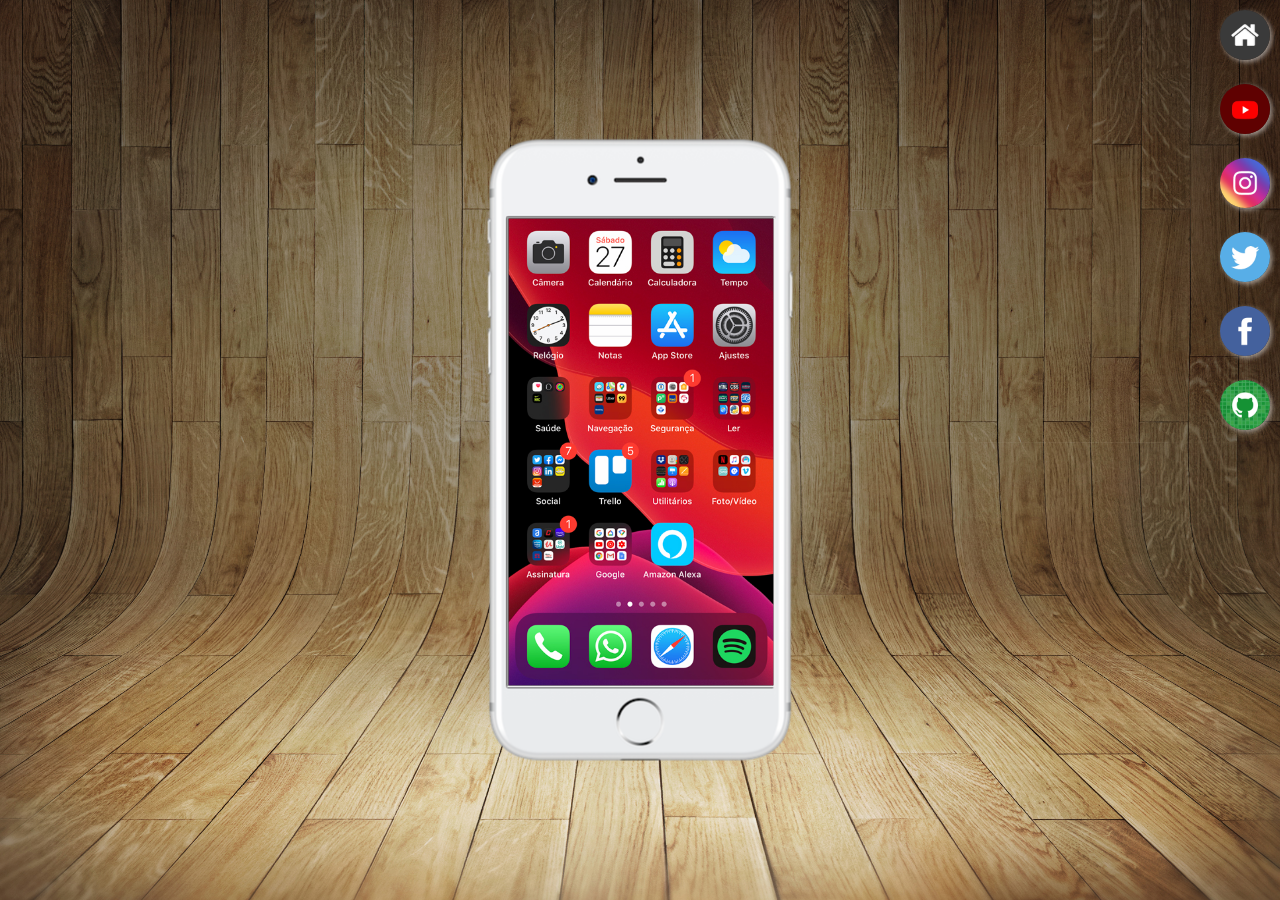
<file: index.html>
<!DOCTYPE html>
<html lang="pt-br">
<head>
    <meta charset="UTF-8">
    <meta name="viewport" content="width=device-width, initial-scale=1.0">
    <link rel="shortcut icon" href="favicon.ico" type="image/x-icon">
    <link rel="stylesheet" href="estilos/style.css">
    <title>projeto rede sociais</title>
</head>
<body>
    <main>
        
        <section id="iphone">
     
        <iframe src="home.html"  name="tela" id="tela">
            Seu navegador não é compativél com isso!
        </iframe>
        

    

        </section>
        
        <section id="rede-sociais">
            <a href="home.html" target="tela"><img src="imagens/logo-home.jpg" alt=""></a><br>

             <a href="youtube.html" target="tela"><img src="imagens/logo-youtube.jpg" alt="Youtube"></a><br>

             <a href="instagram.html" target="tela"><img src="imagens/logo-instagram.jpg" alt=""></a><br>

             <a href="twitter.html" target="tela"><img src="imagens/logo-twitter.jpg" alt=""></a><br>

             <a href="facebook.html" target="tela"><img src="imagens/logo-facebook.jpg" alt=""></a><br>

             <a href="github.html" target="tela"><img src="imagens/logo-github.jpg" alt=""></a><br>

        </section>
    </main>
</body>
</html>
</file>
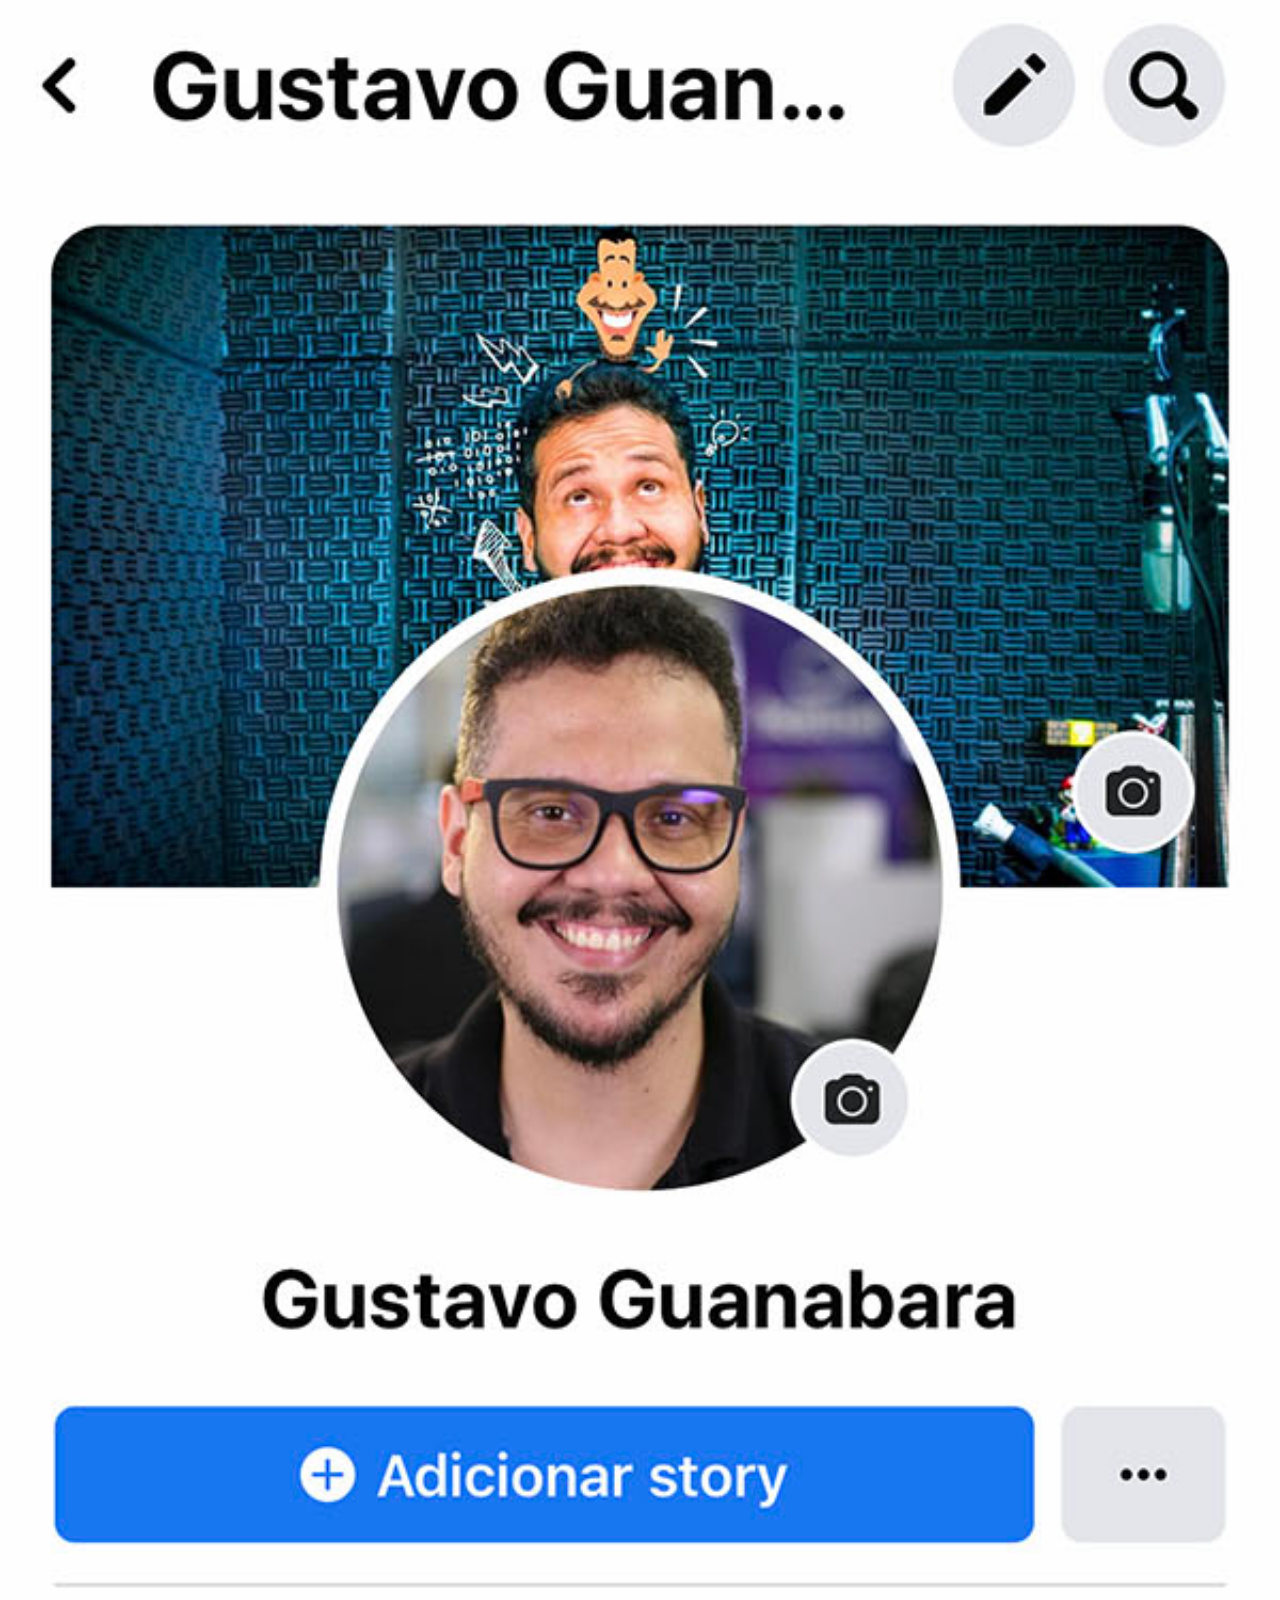
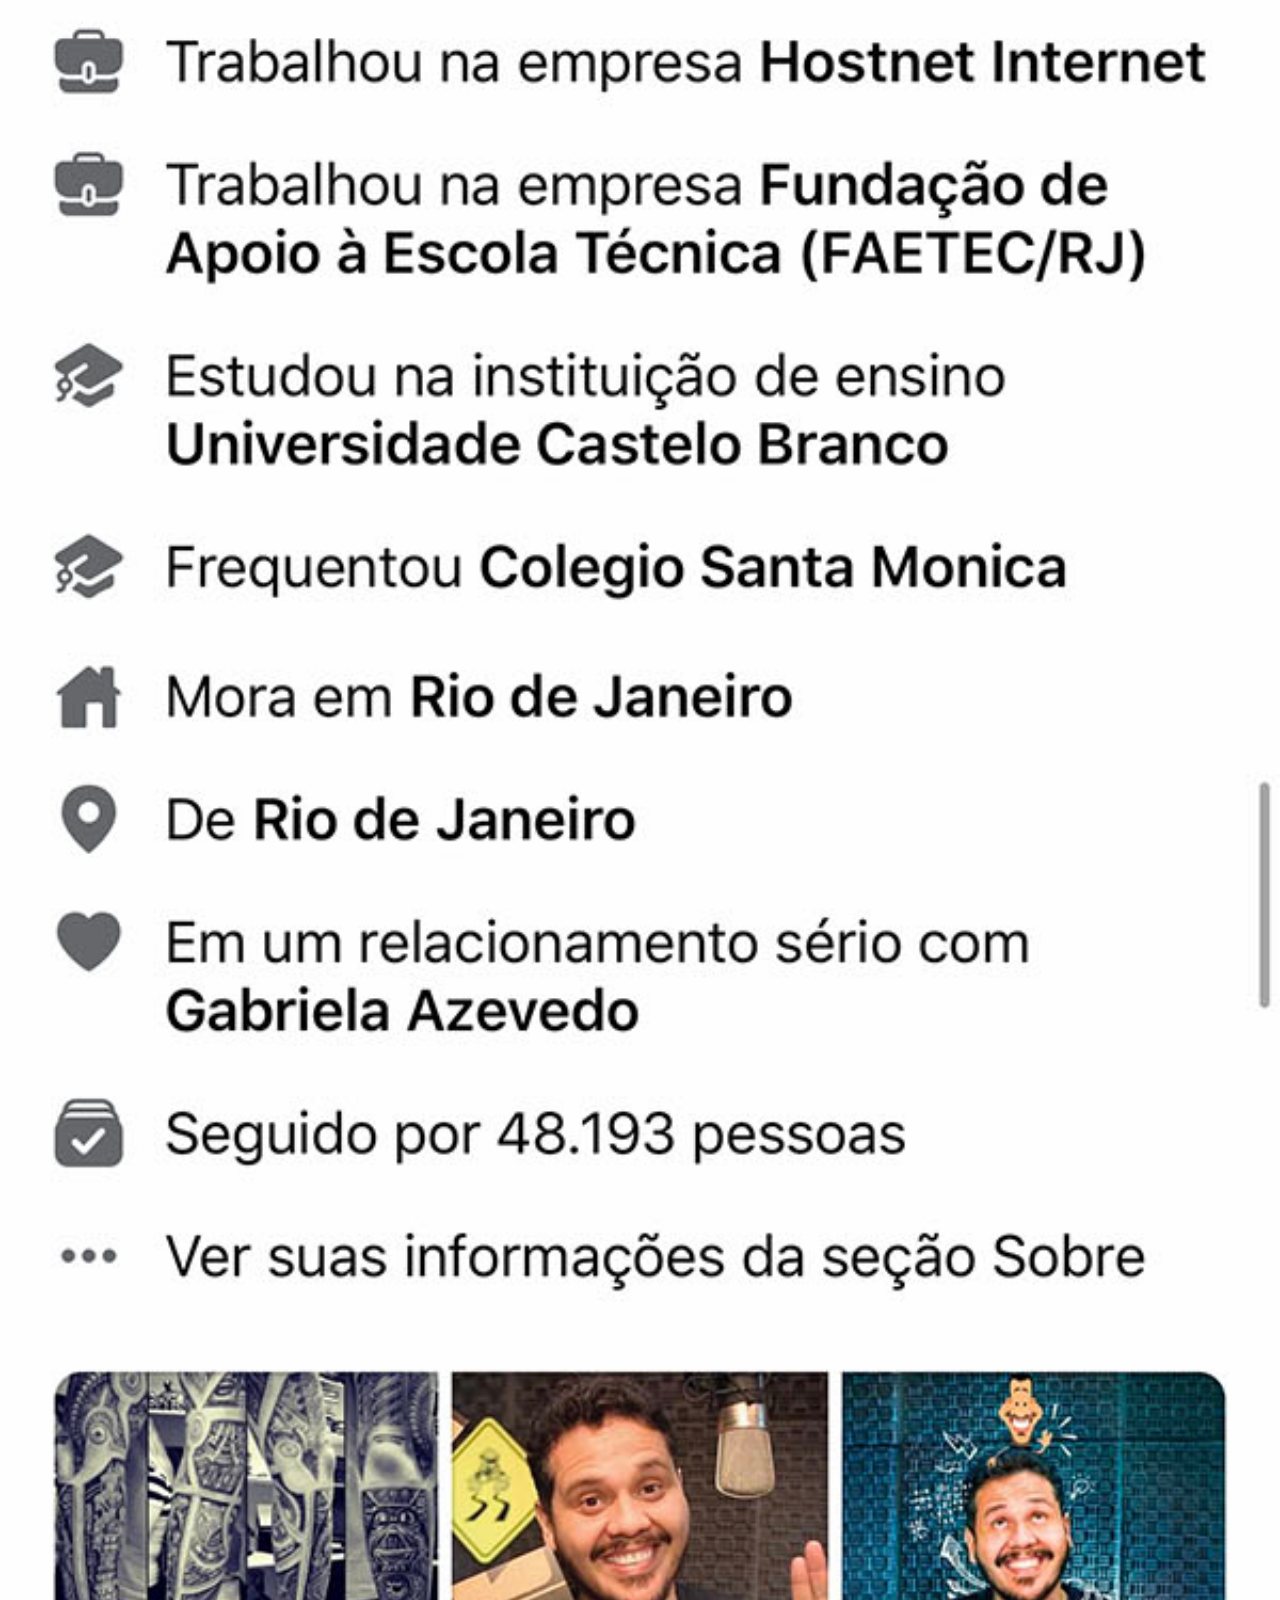
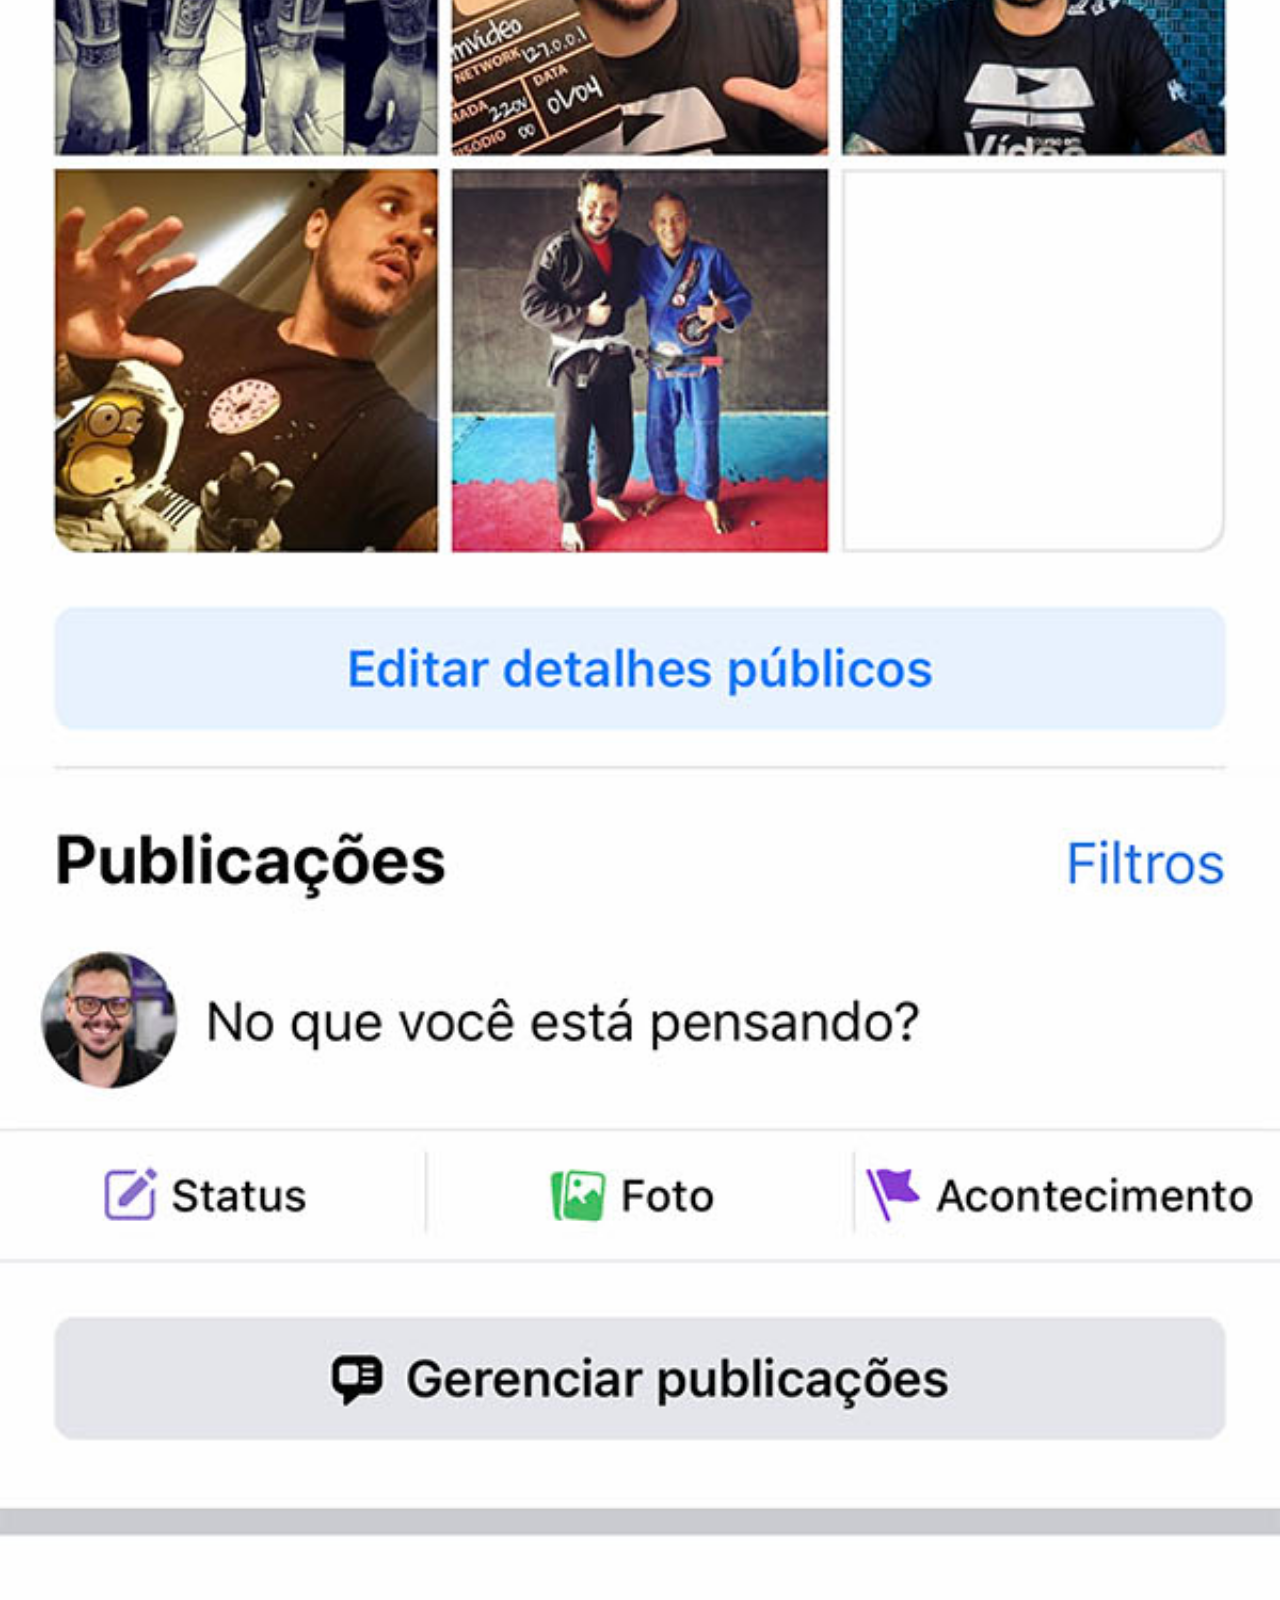
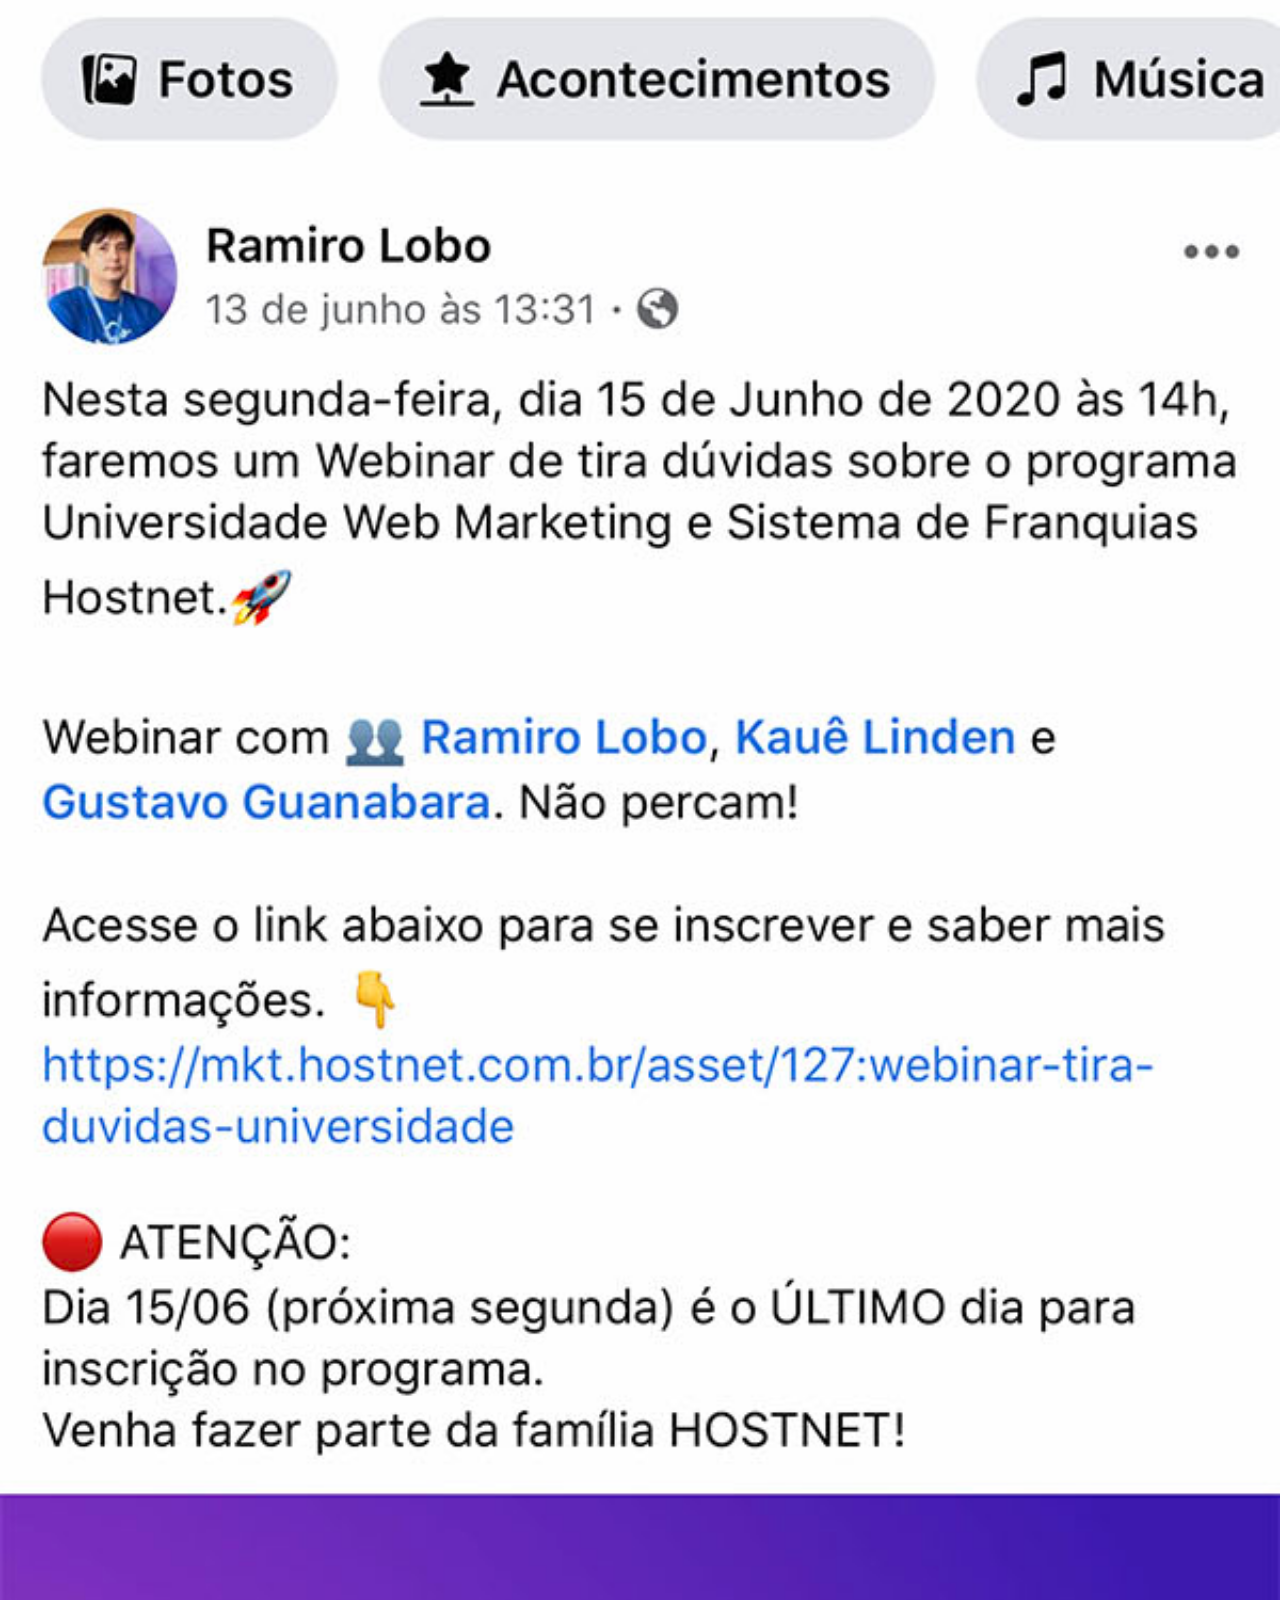
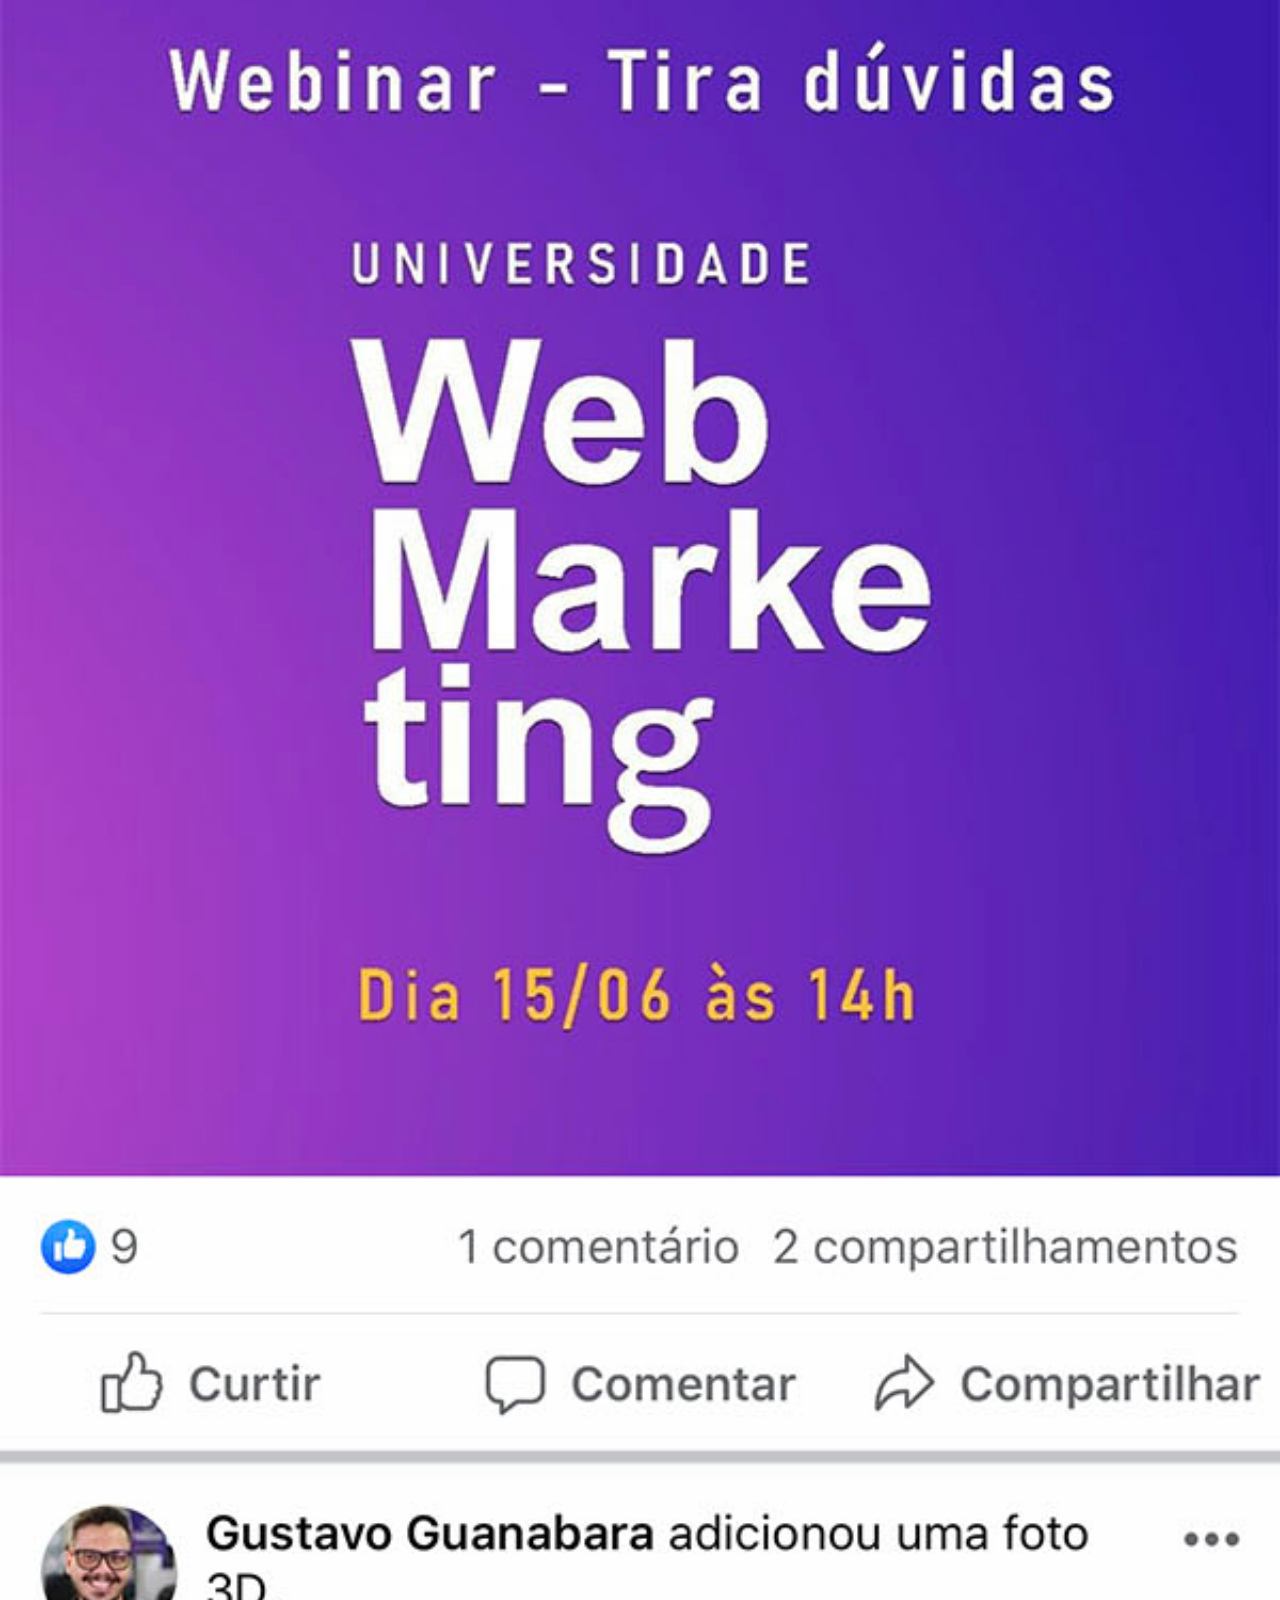
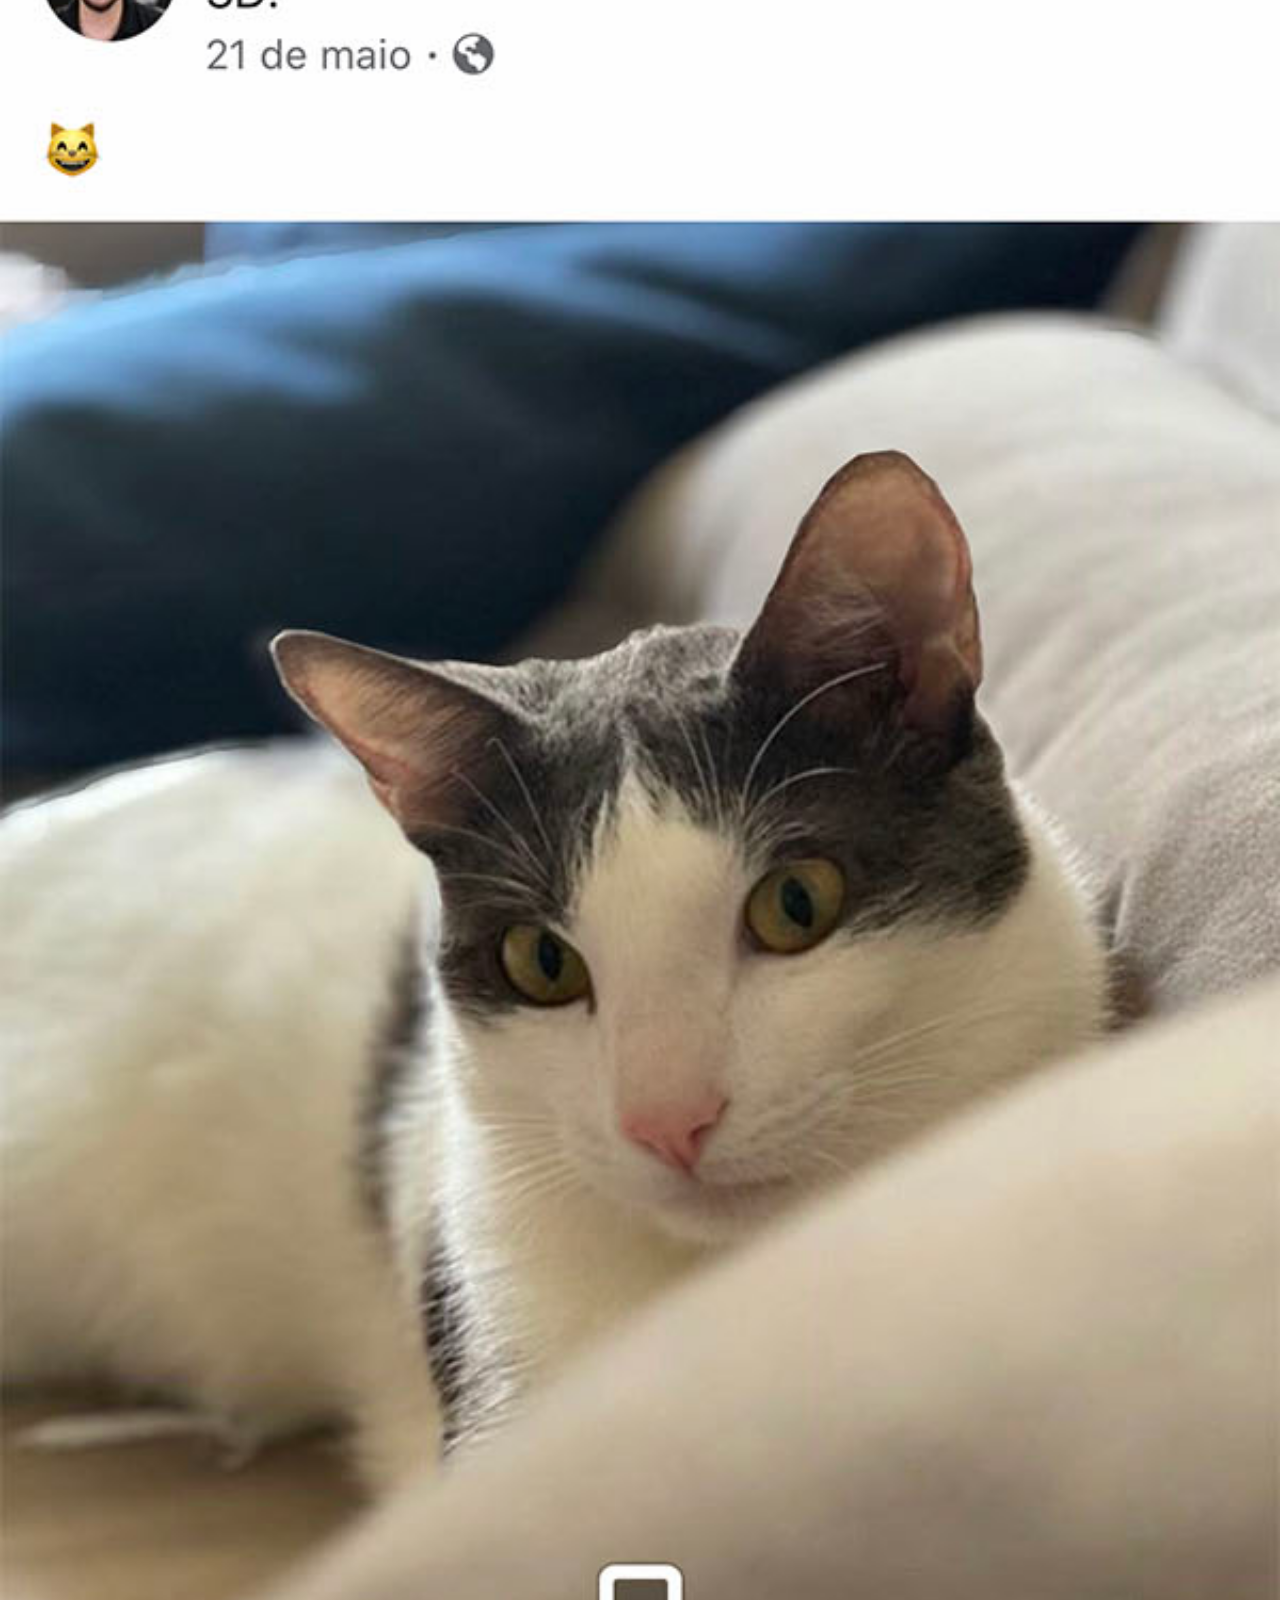
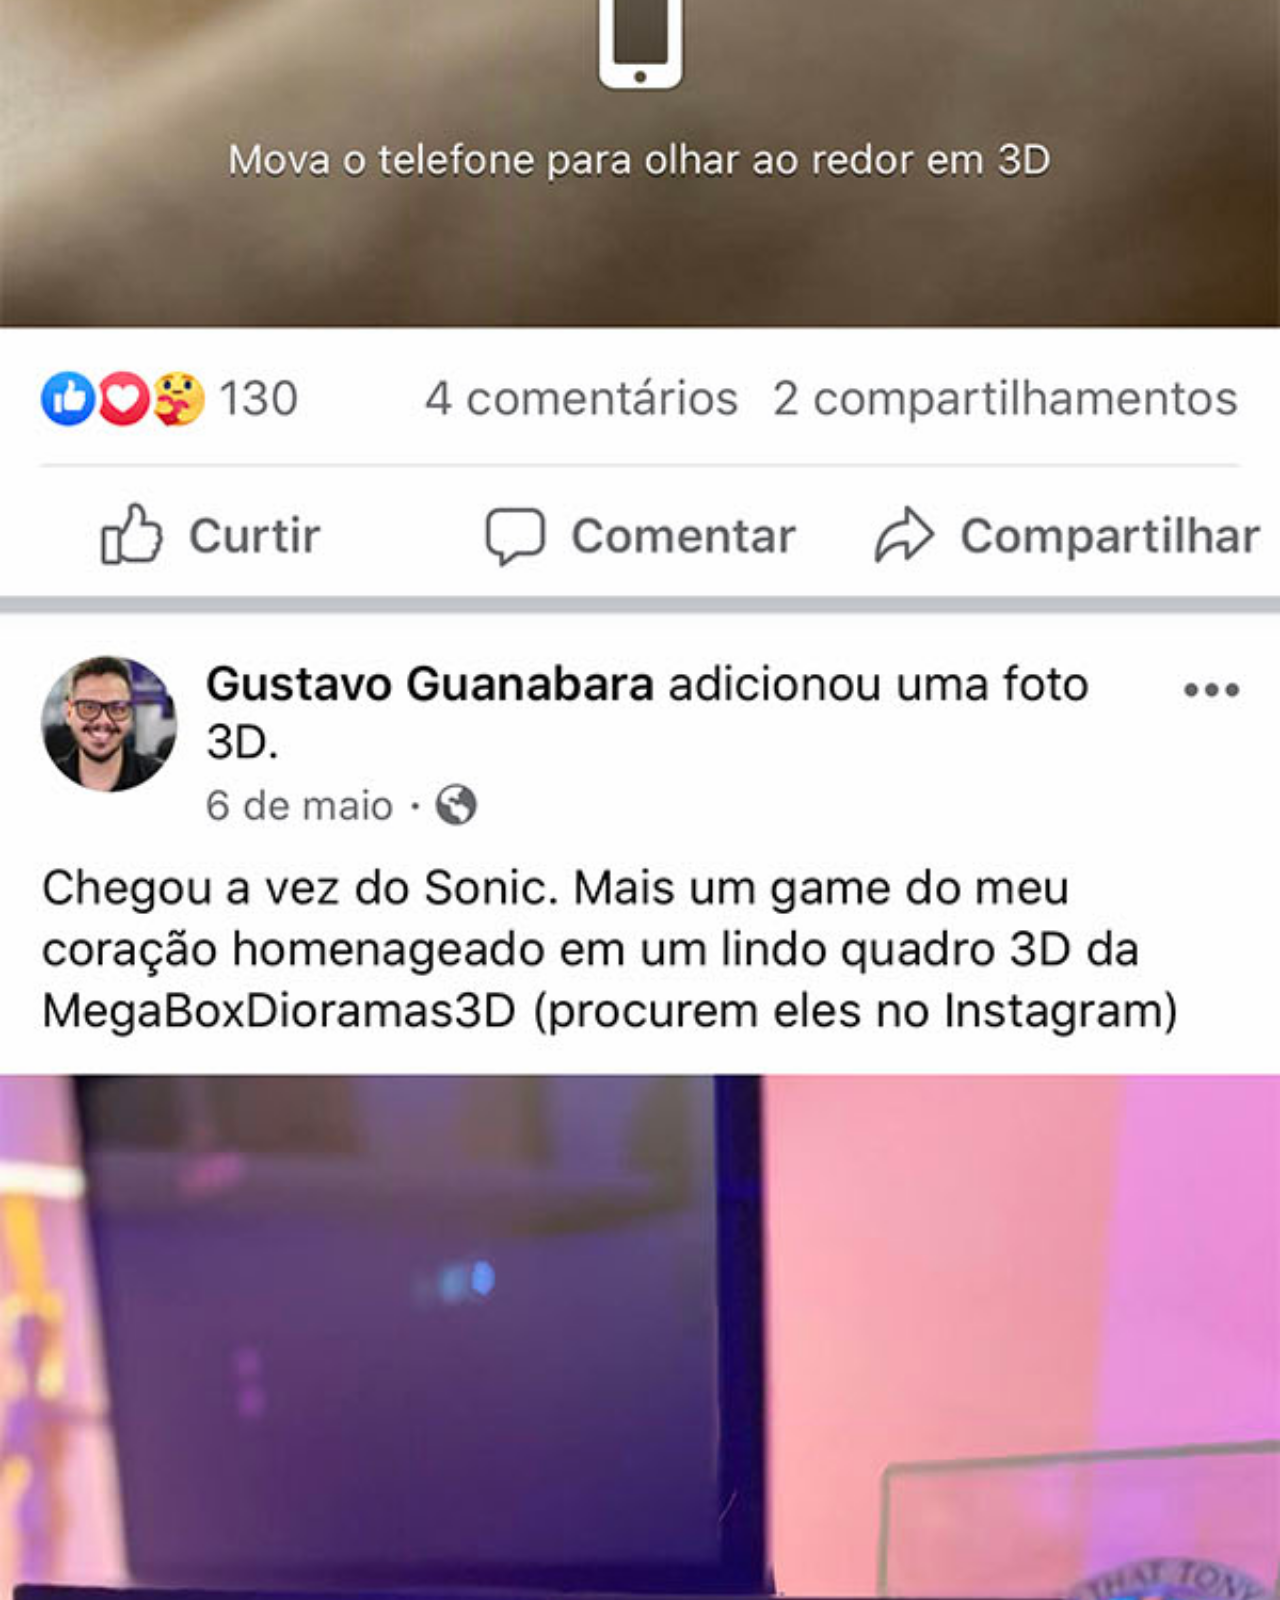
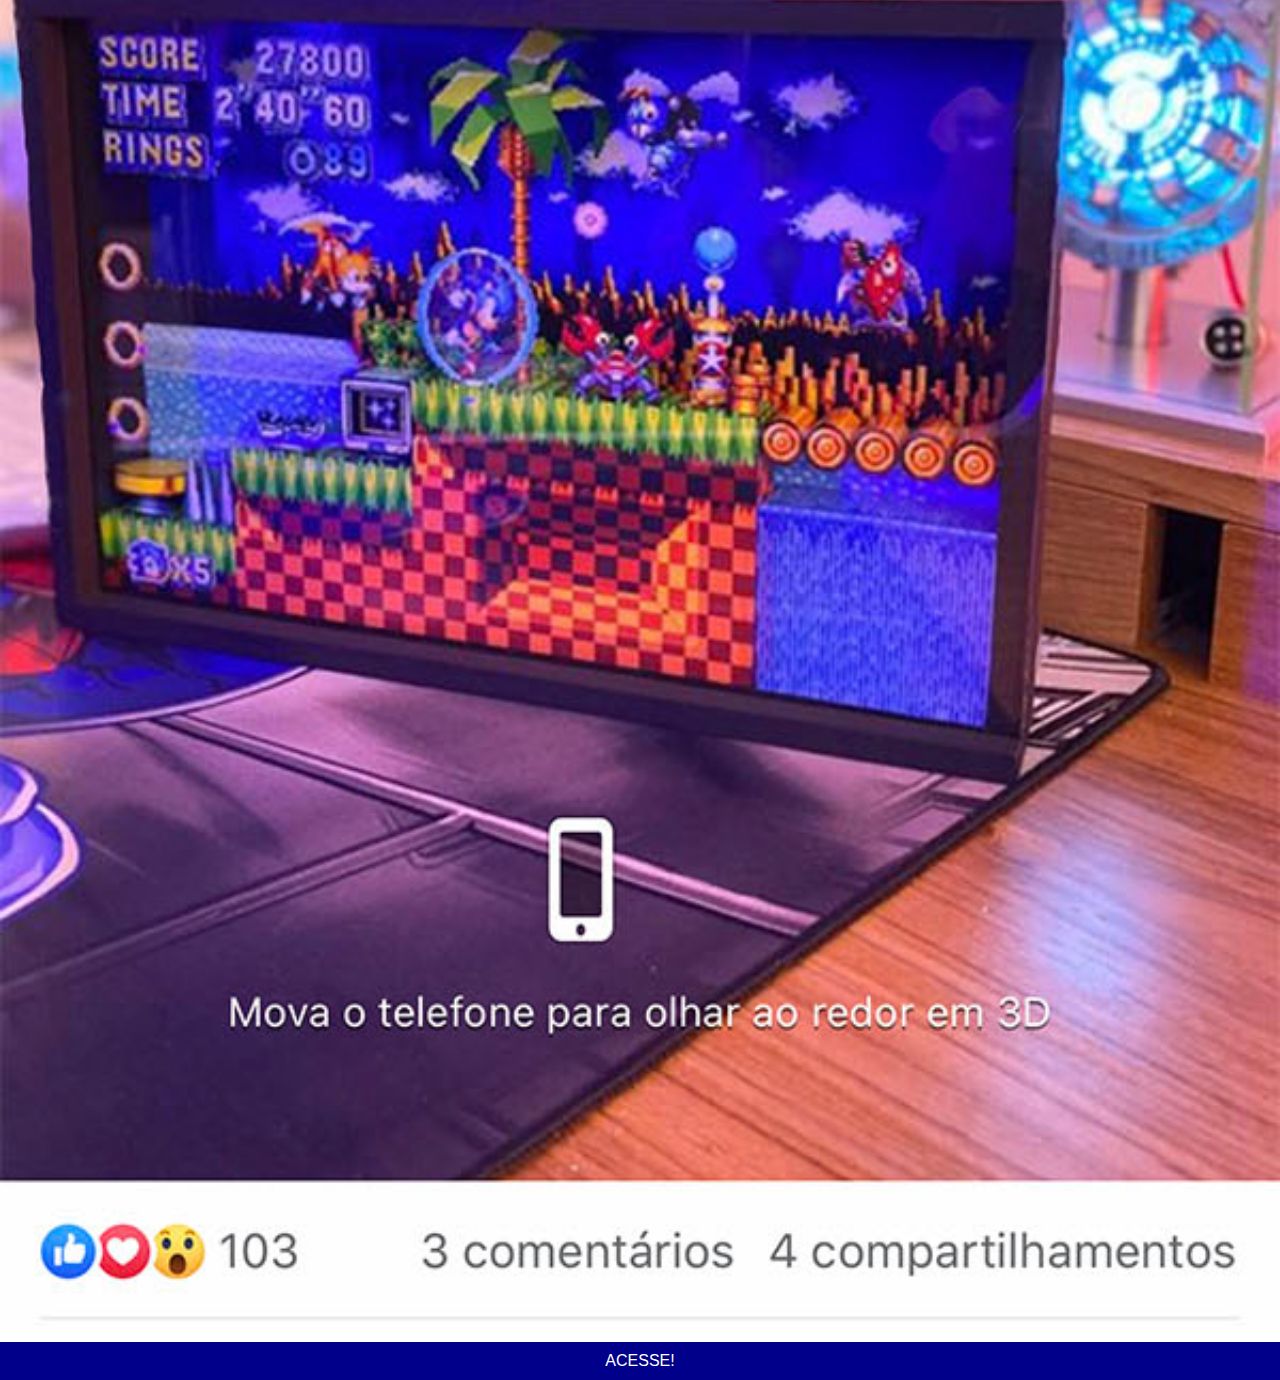
<file: facebook.html>
<!DOCTYPE html>
<html lang="pt-br">
<head>
    <meta charset="UTF-8">
    <meta name="viewport" content="width=device-width, initial-scale=1.0">
    <title>Facebook</title>
   <link rel="stylesheet" href="estilos/social.css">
</head>
<body>
    <img src="imagens/tela-facebook.jpg" alt="Facebook tela">
    <a href="https://www.facebook.com/?locale=pt_BR" target="_blank">ACESSE!</a>
</body>
</html>
</file>
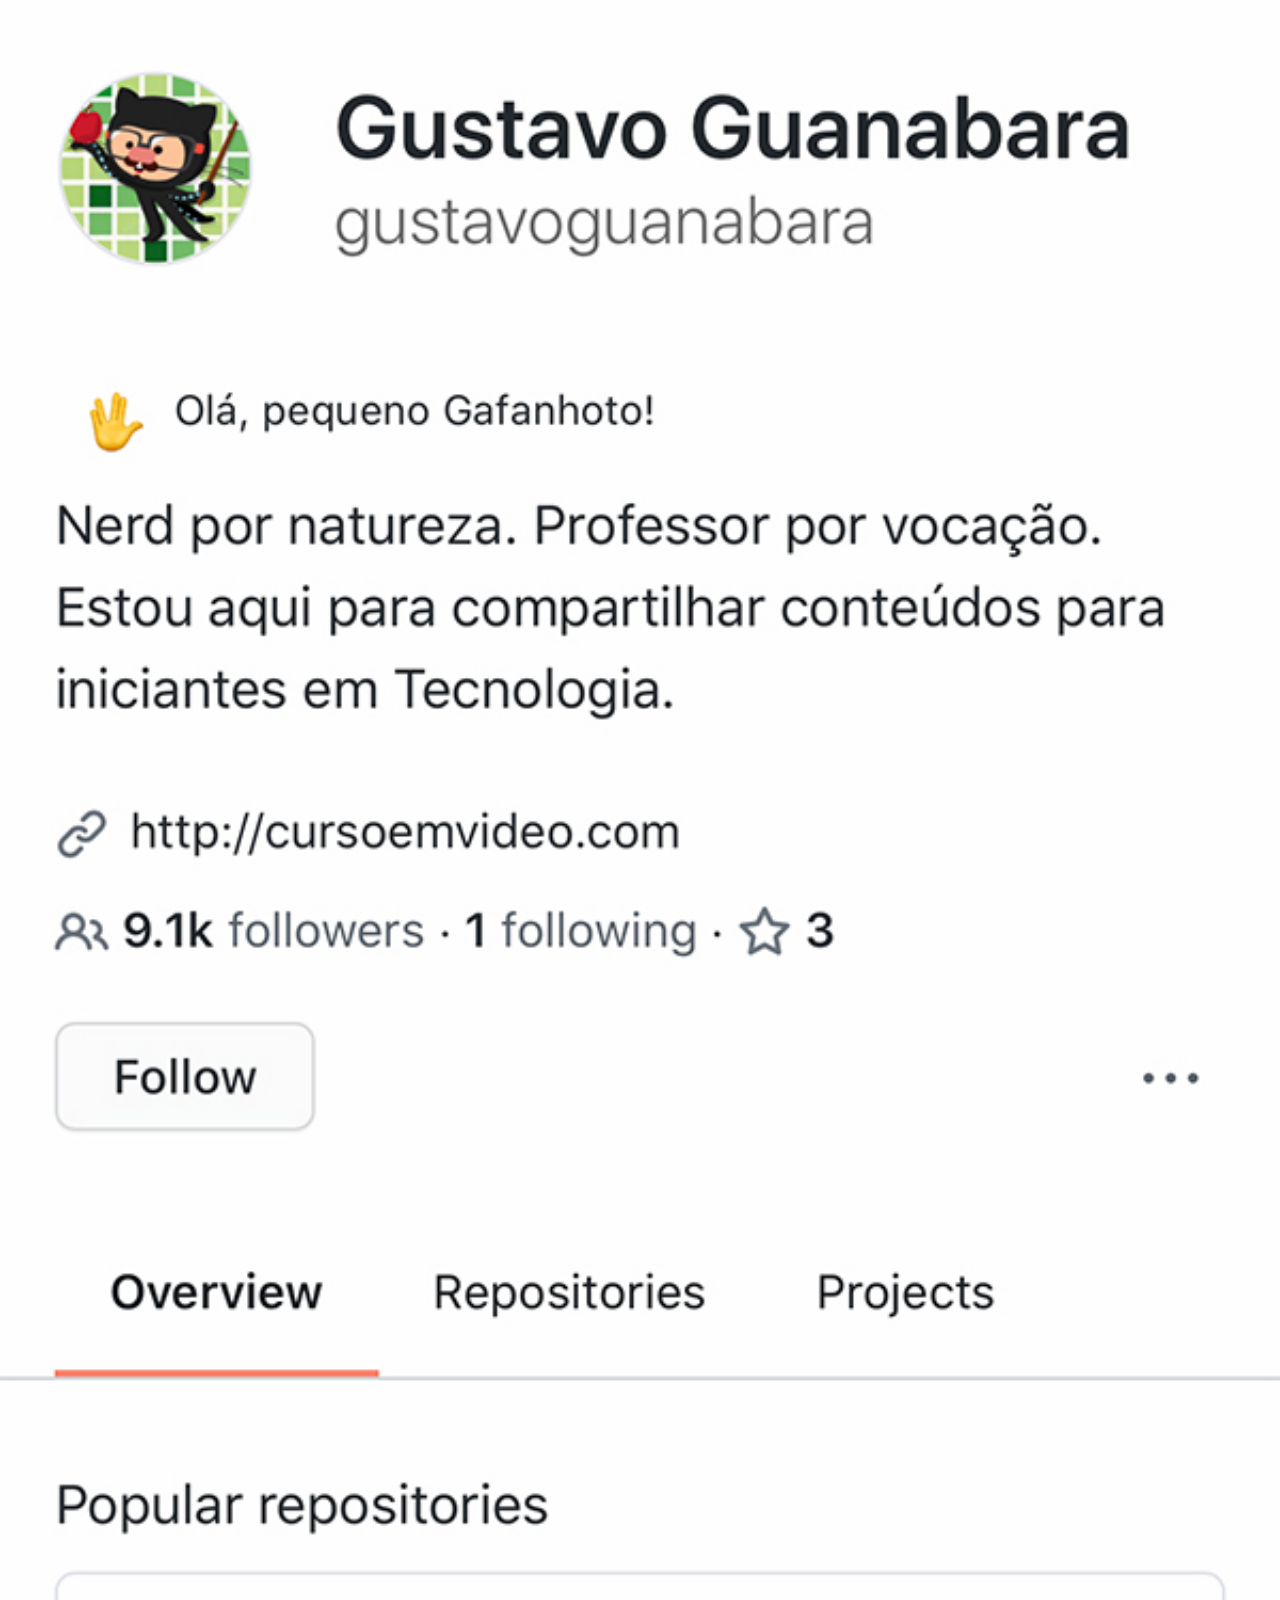
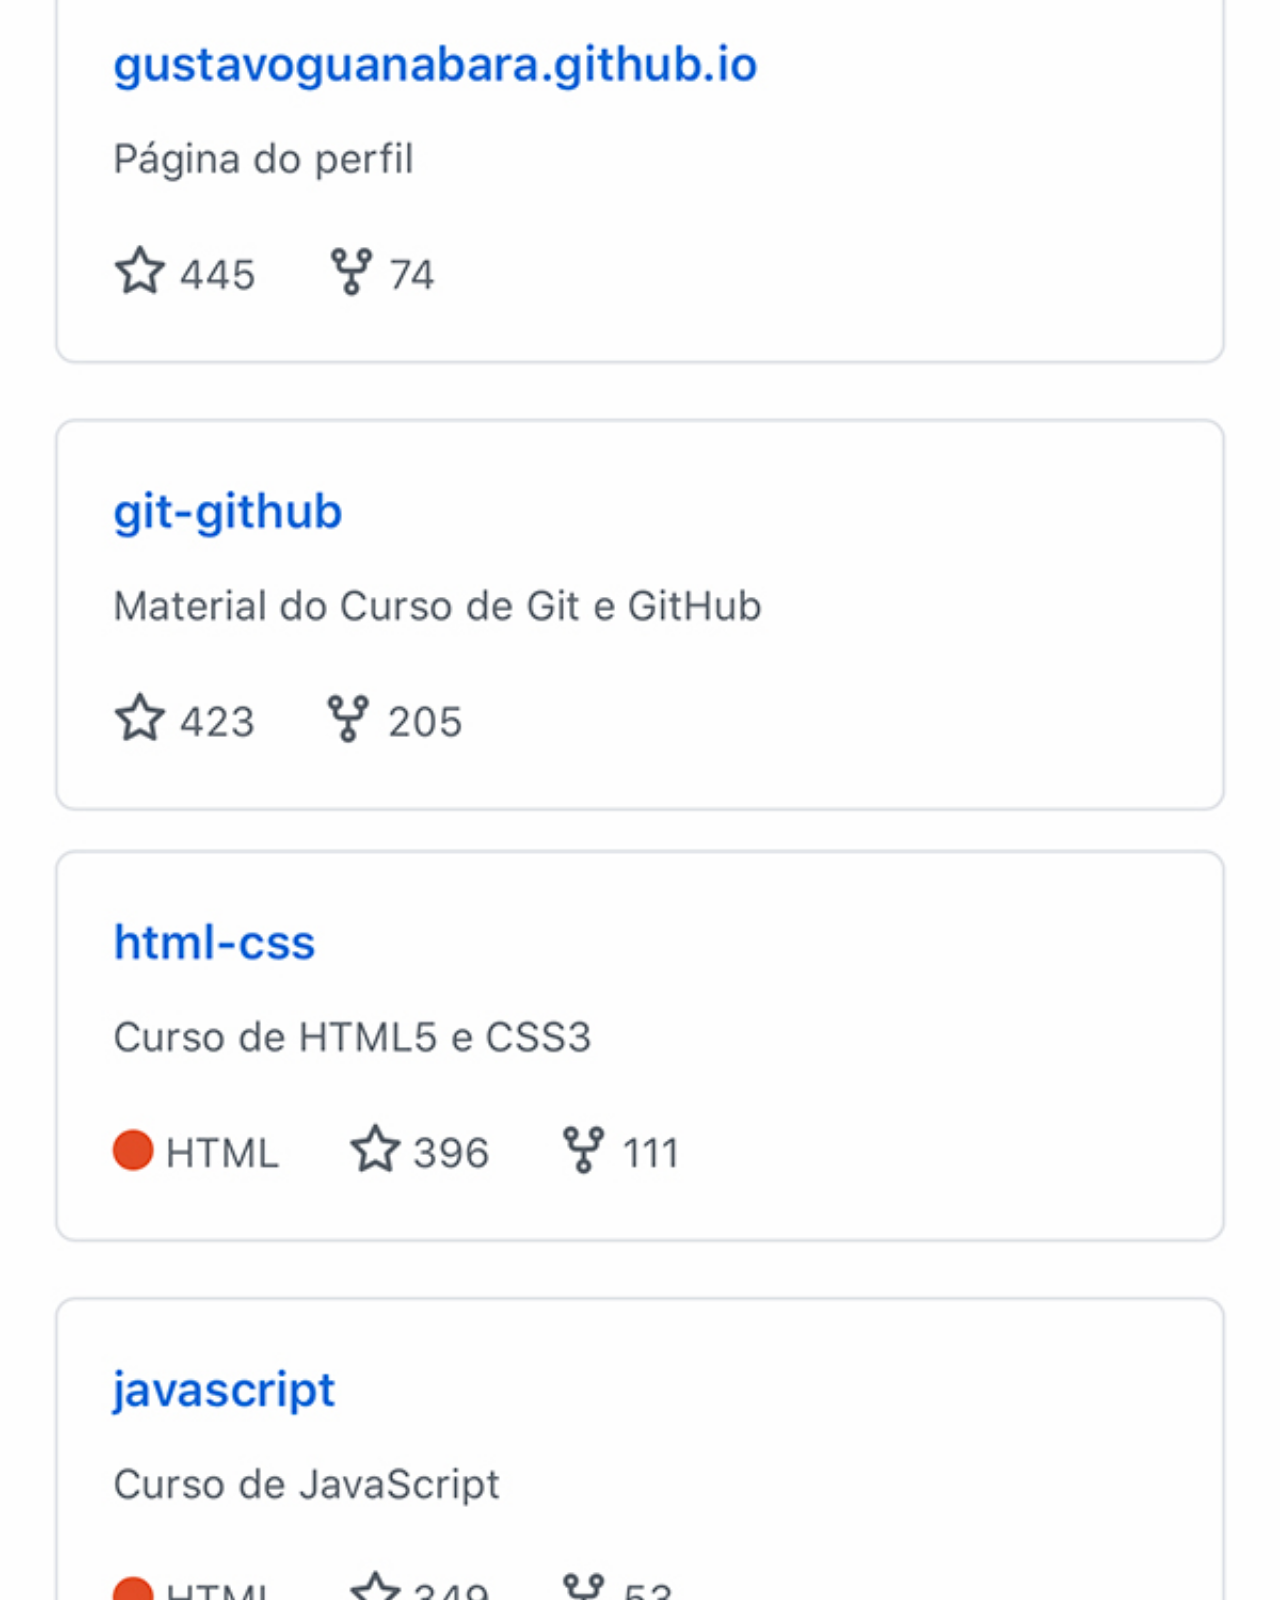
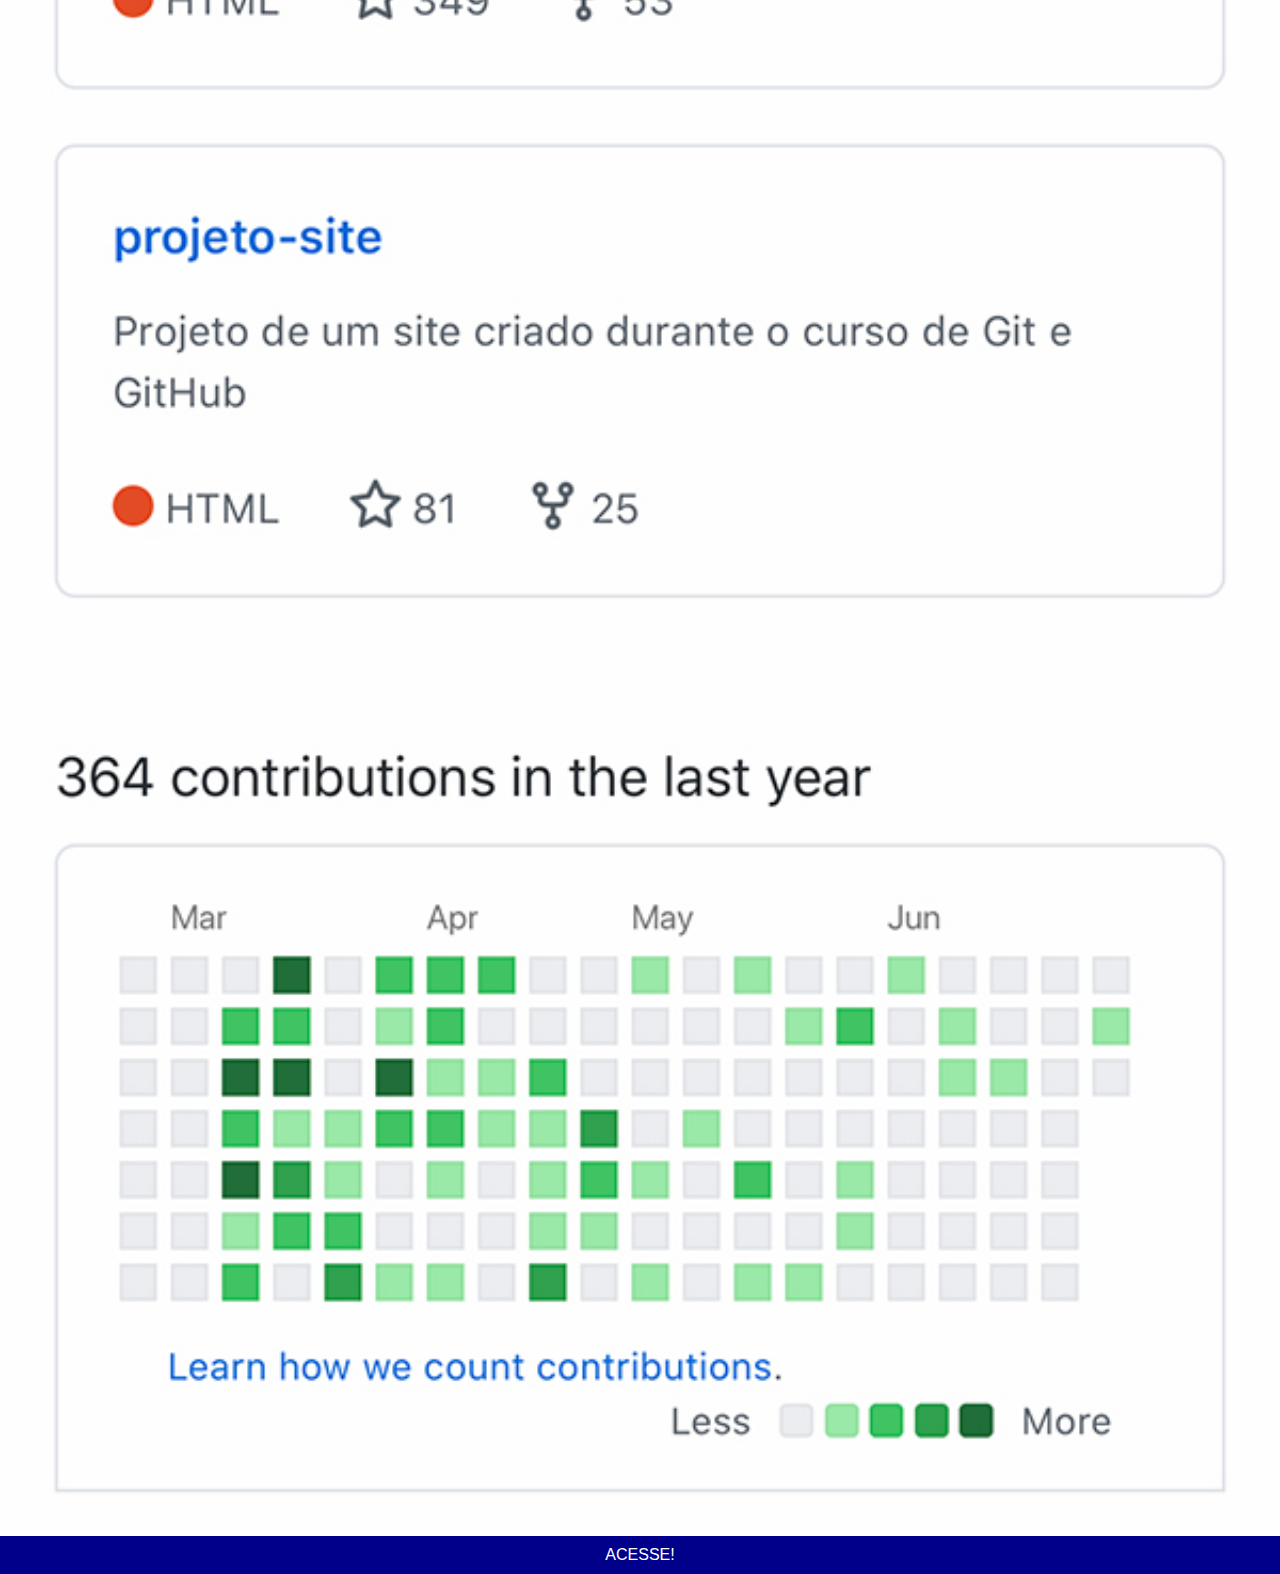
<file: github.html>
<!DOCTYPE html>
<html lang="pt-br">
<head>
    <meta charset="UTF-8">
    <meta name="viewport" content="width=device-width, initial-scale=1.0">
    <title>GitHub</title>
  <link rel="stylesheet" href="estilos/social.css">
  
</head>
<body>
    <img src="imagens/tela-github.jpg" alt="Tela github">
    <a href="https://github.com/">ACESSE!</a>
</body>
</html>
</file>
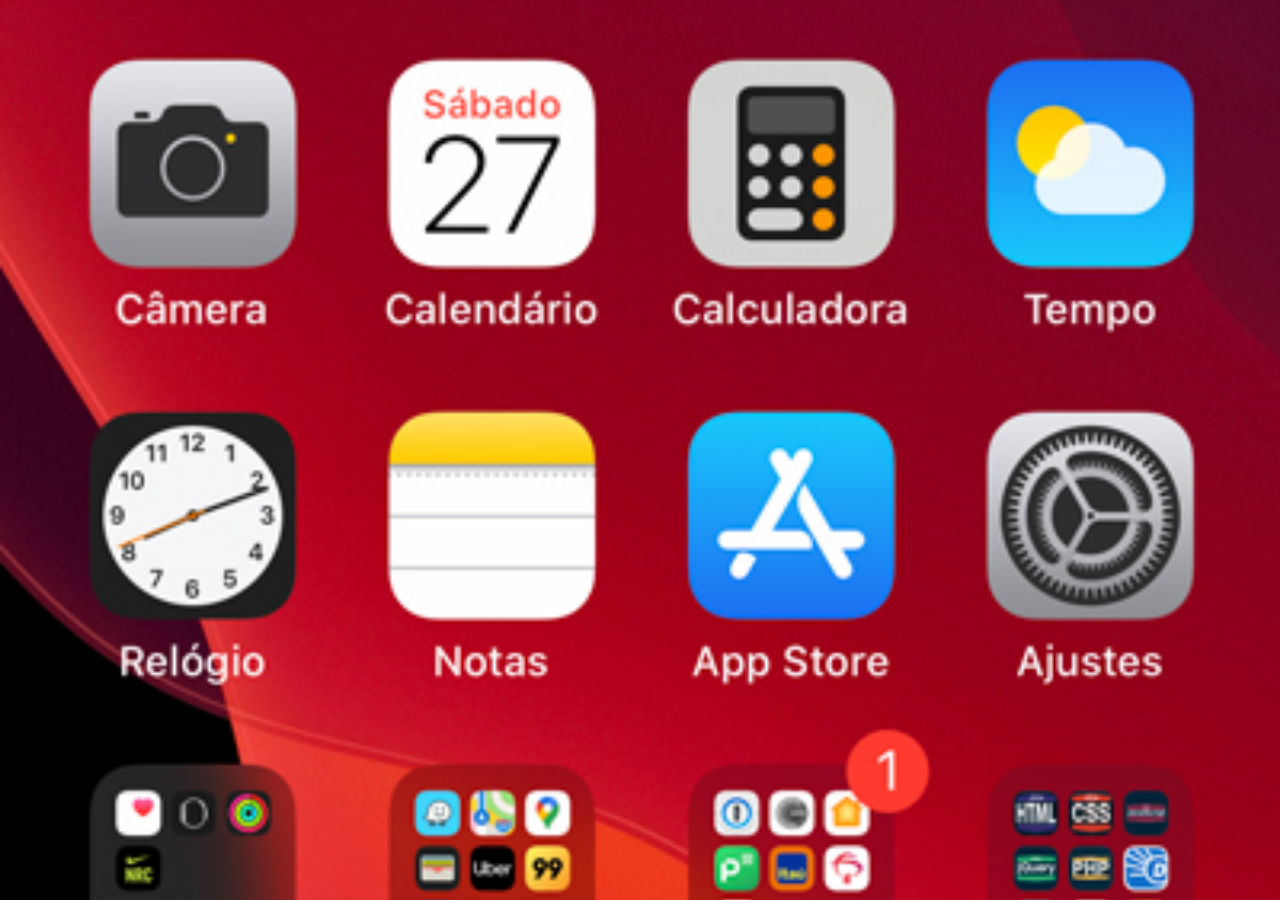
<file: home.html>
<!DOCTYPE html>
<html lang="pt-br">
<head>
    <meta charset="UTF-8">
    <meta name="viewport" content="width=device-width, initial-scale=1.0">
    <title>Home</title>
</head>
<style>
    *{
        margin: 0;
        padding: 0;

    }
    body{
        width: 100vw;
        height: 100vh;
        background: url(imagens/tela-home.jpg) no-repeat top center / cover;
    }
</style>
<body>
    
</body>
</html>
</file>
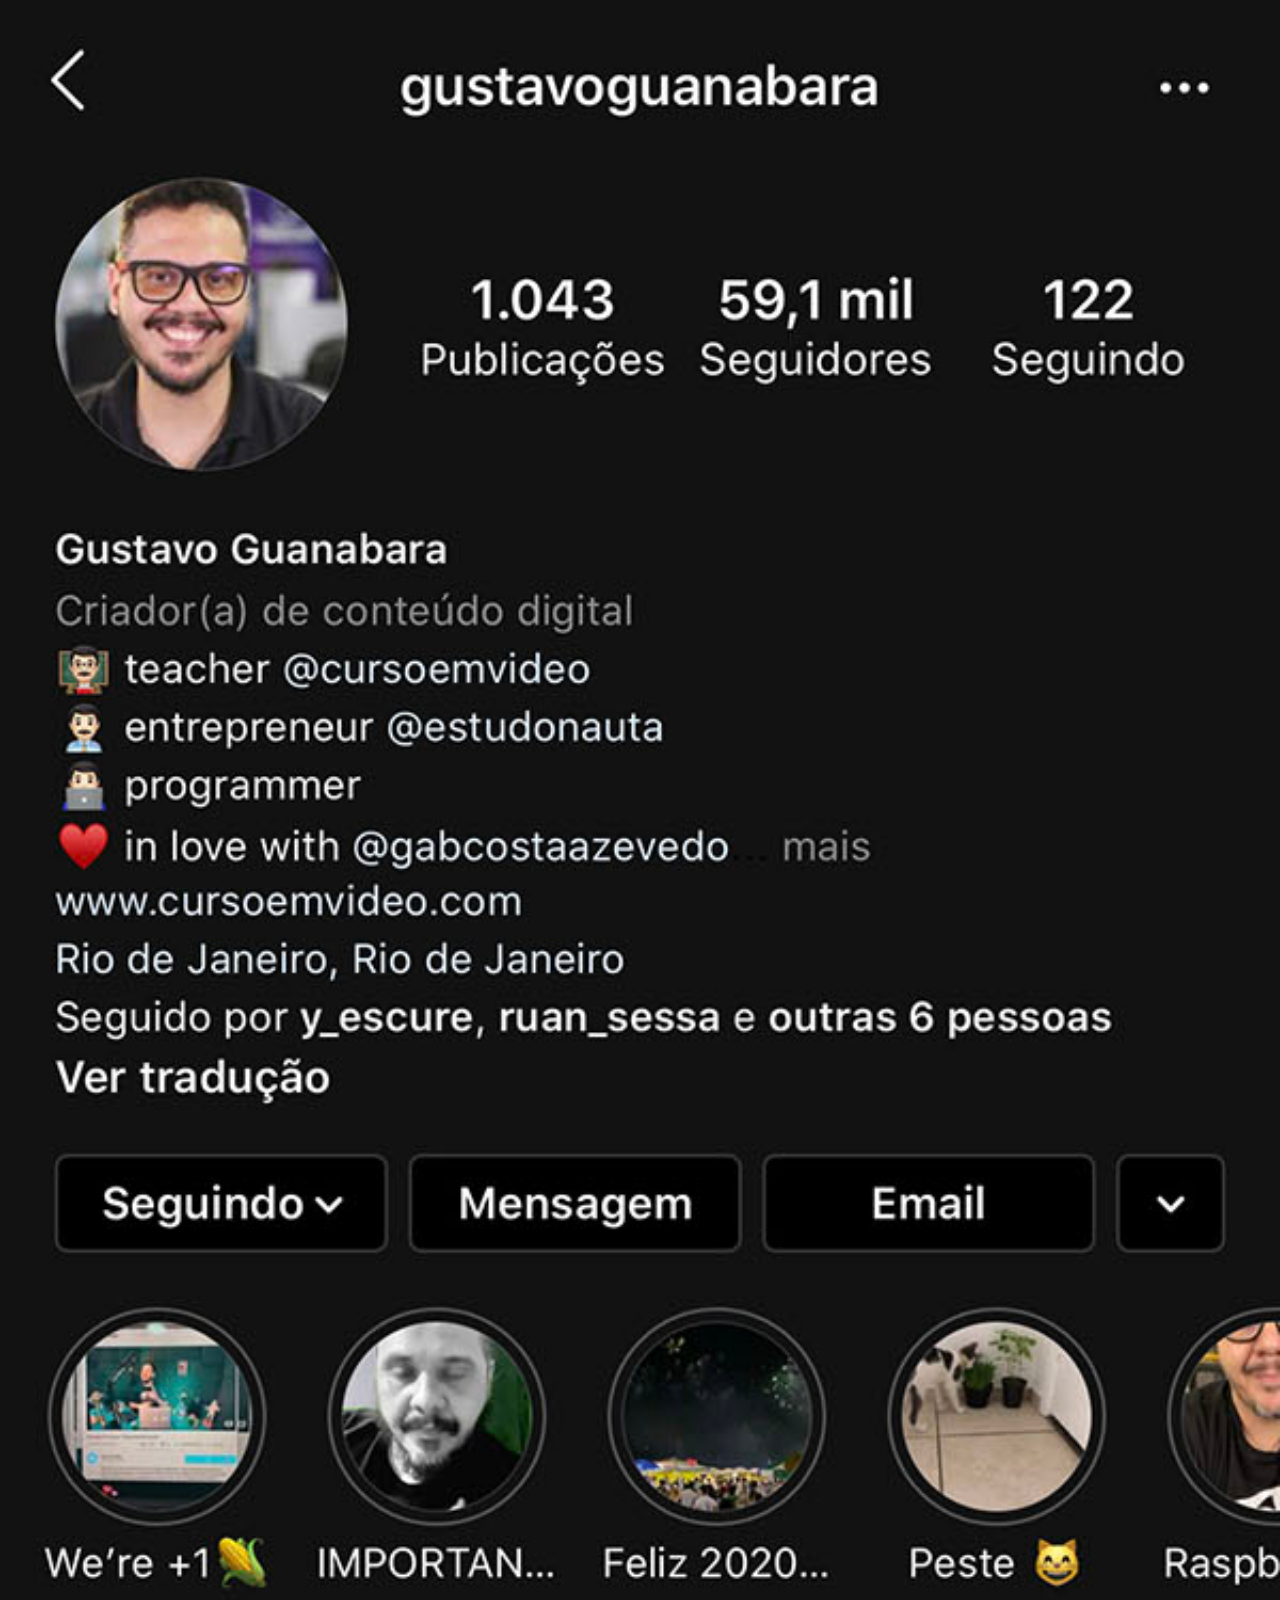
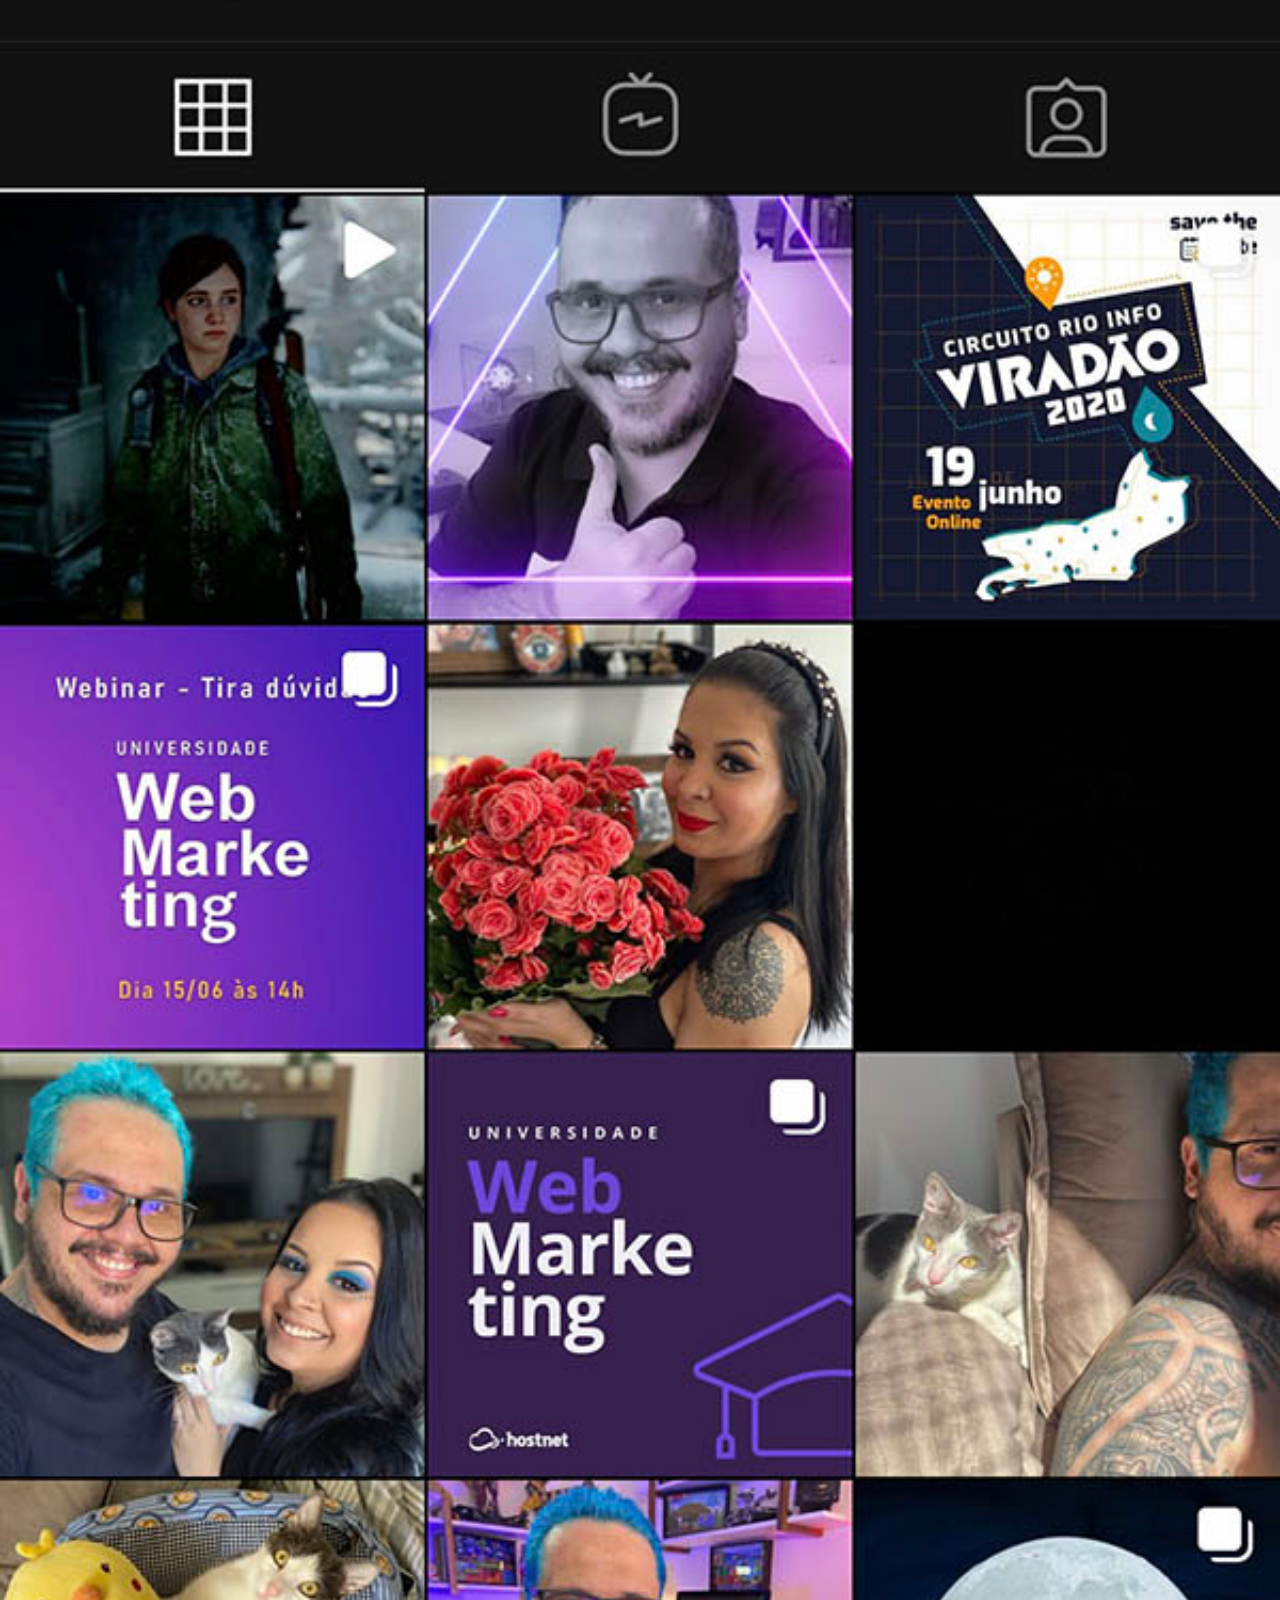
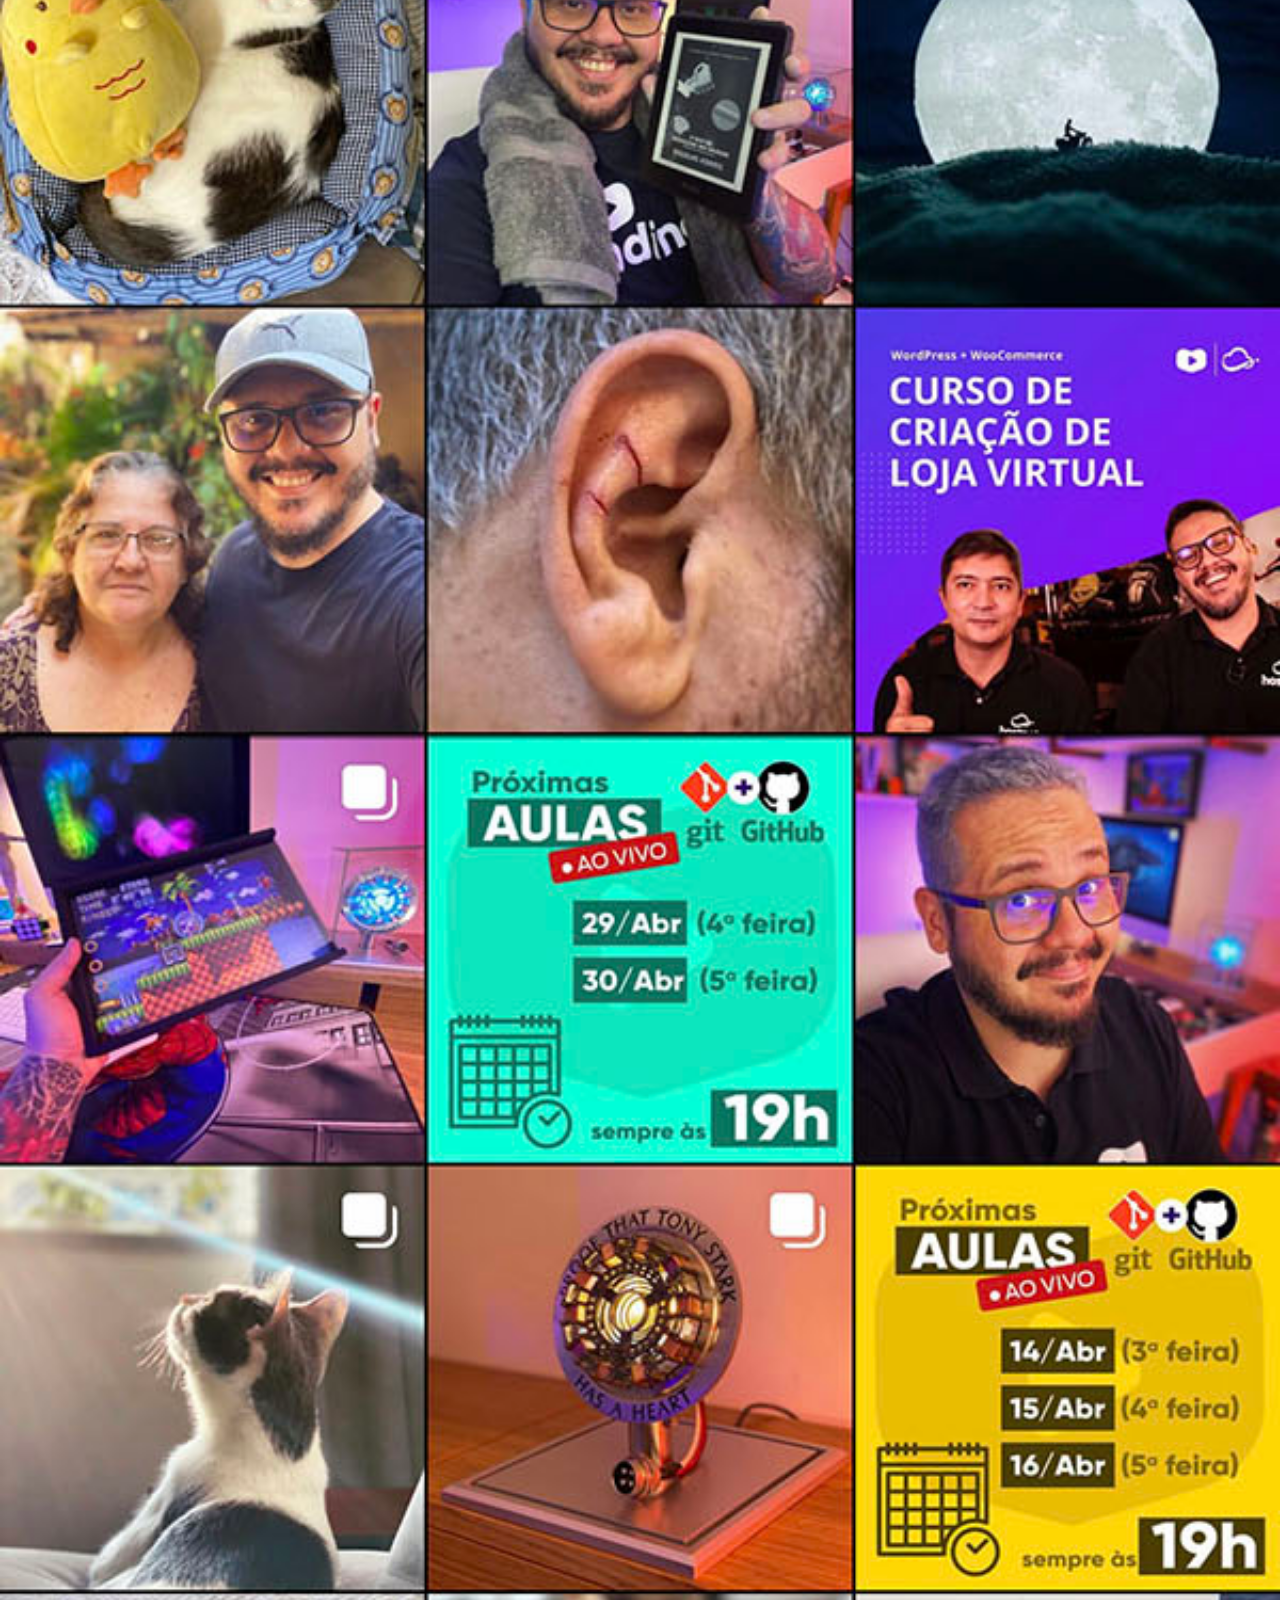
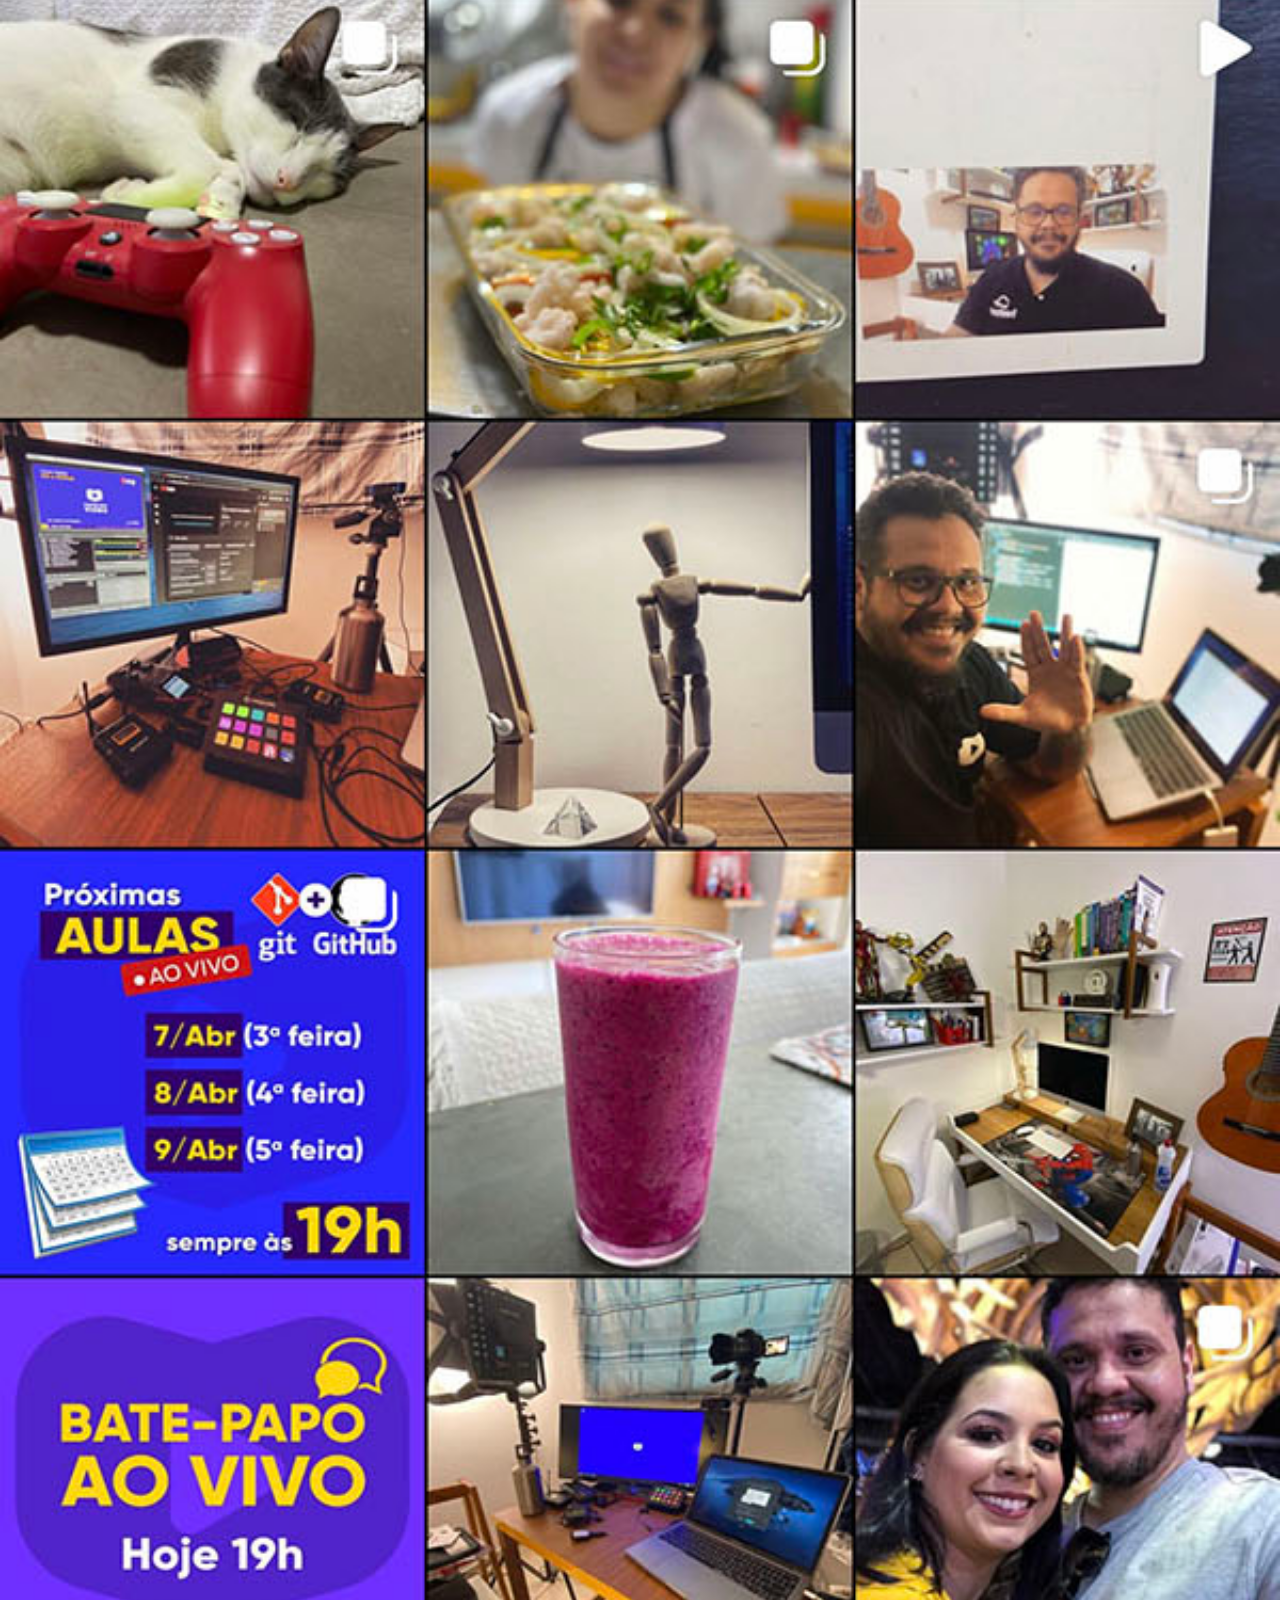
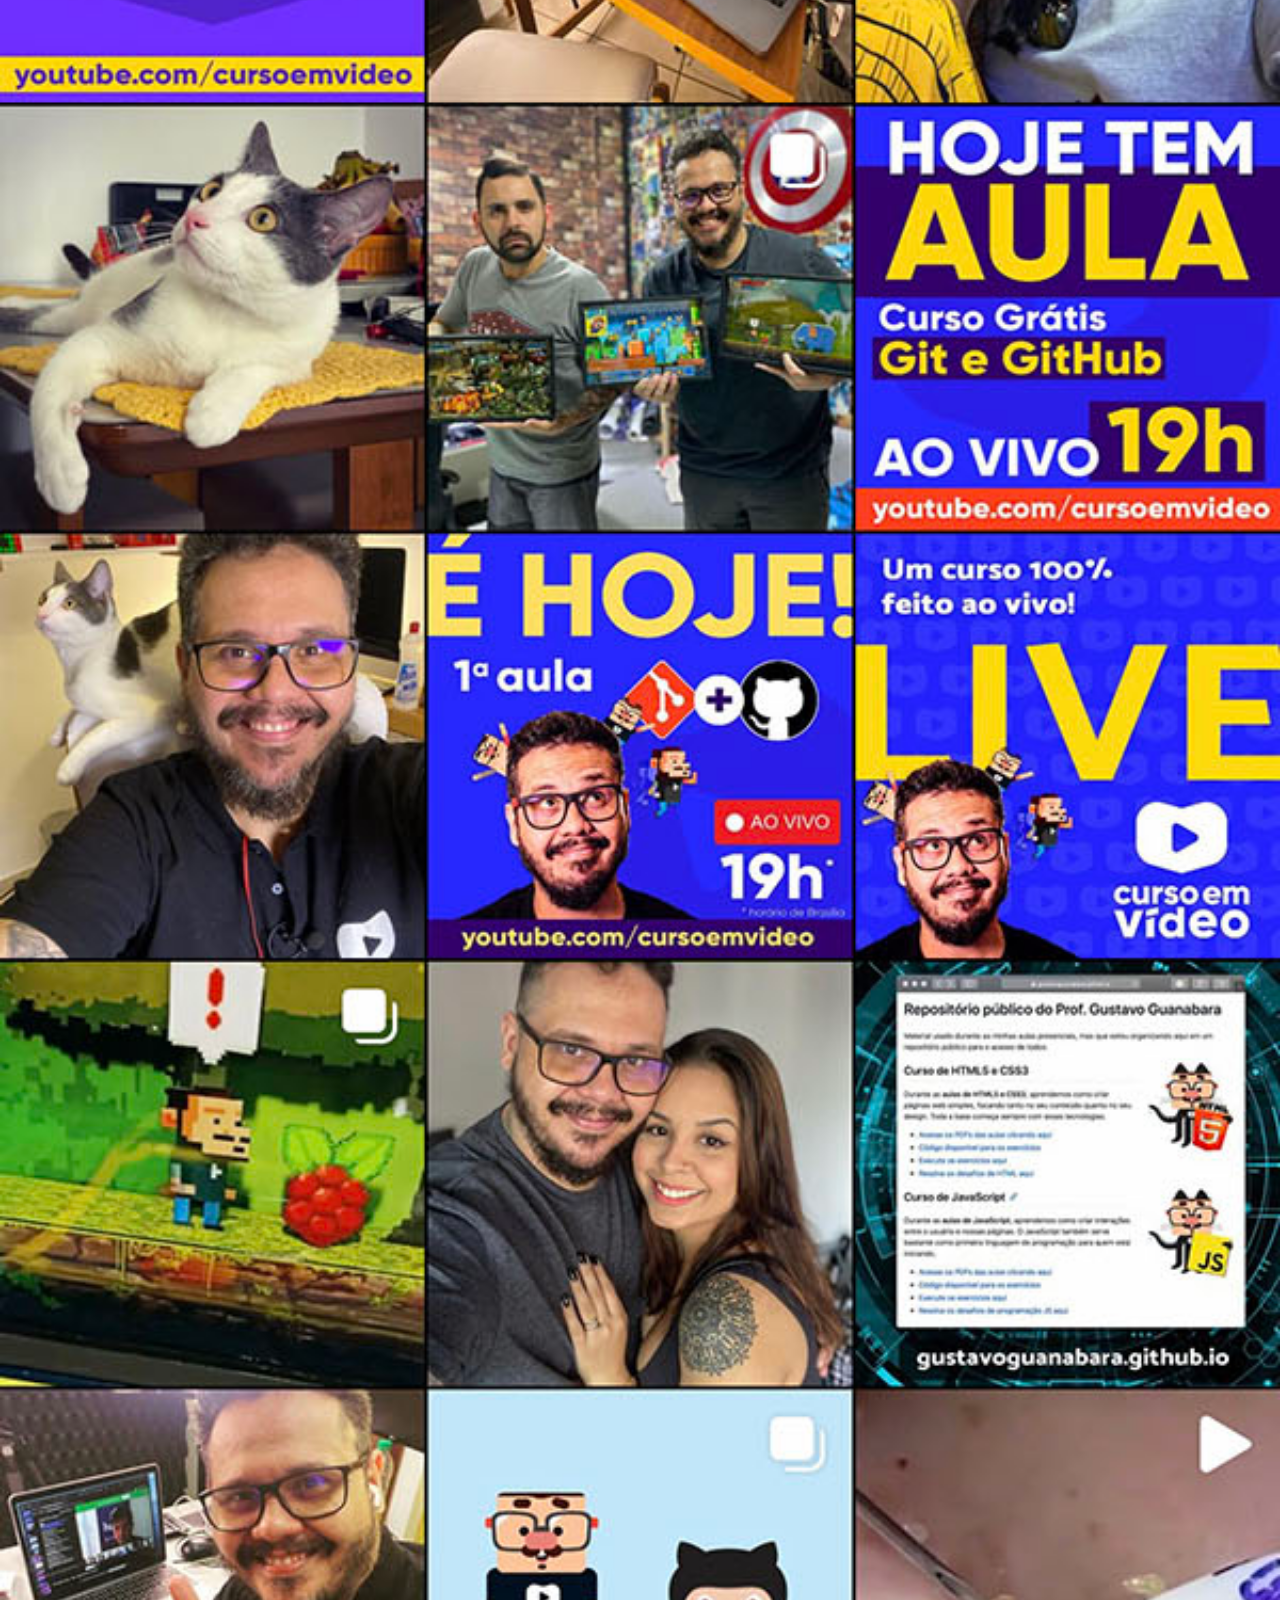
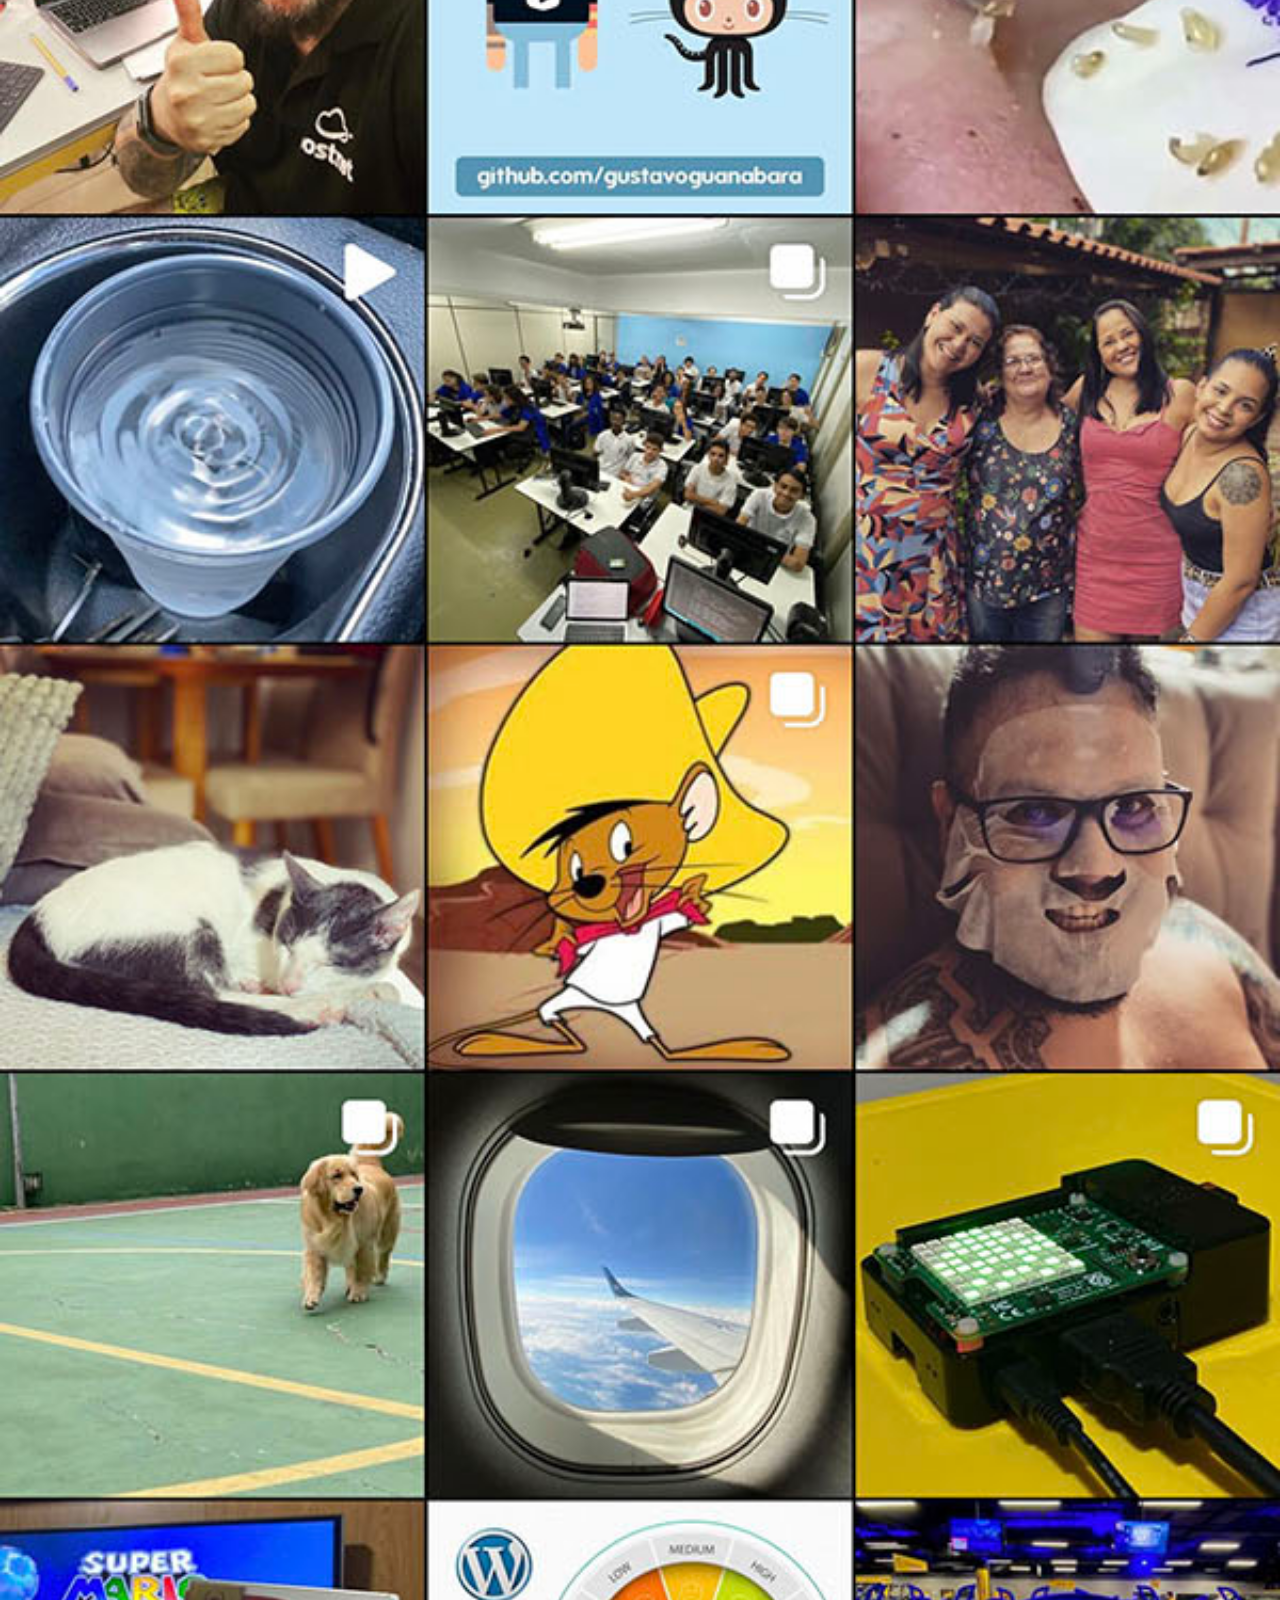
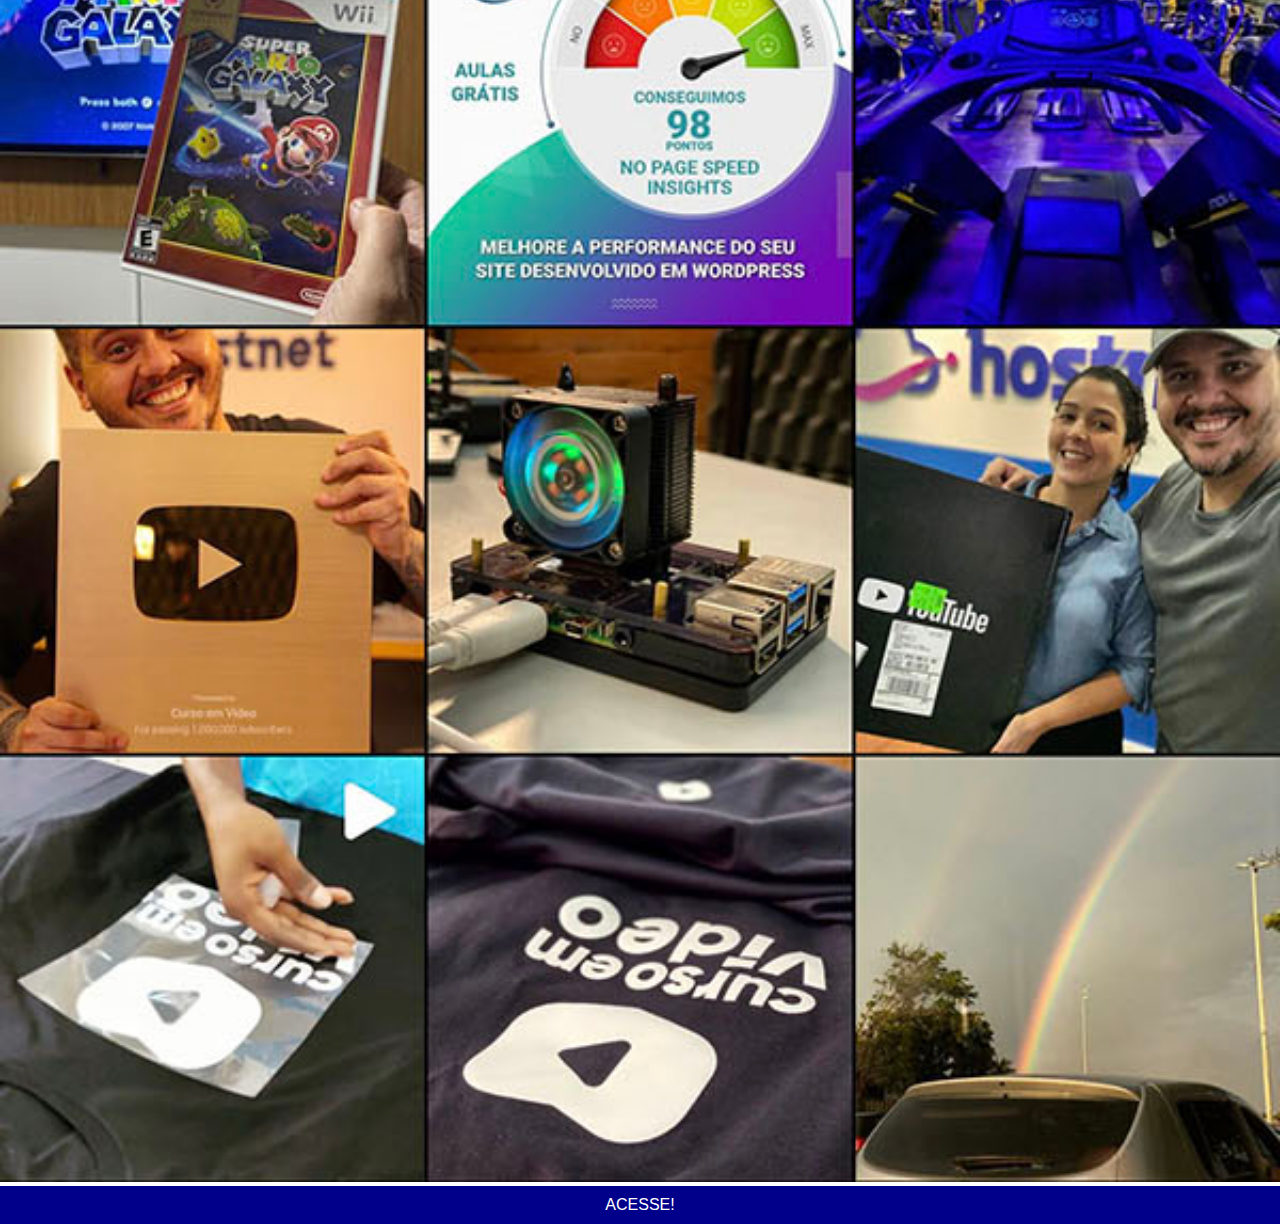
<file: instagram.html>
<!DOCTYPE html>
<html lang="pt-br">
<head>
    <meta charset="UTF-8">
    <meta name="viewport" content="width=device-width, initial-scale=1.0">
    <title>Instagram</title>
    <link rel="stylesheet" href="estilos/social.css">
</head>
<body>
    <img src="imagens/tela-instagram.jpg" alt="Tela instagram">
    <a href="https://www.instagram.com/" target="_blank"> ACESSE!</a>
</body>
</html>
</file>
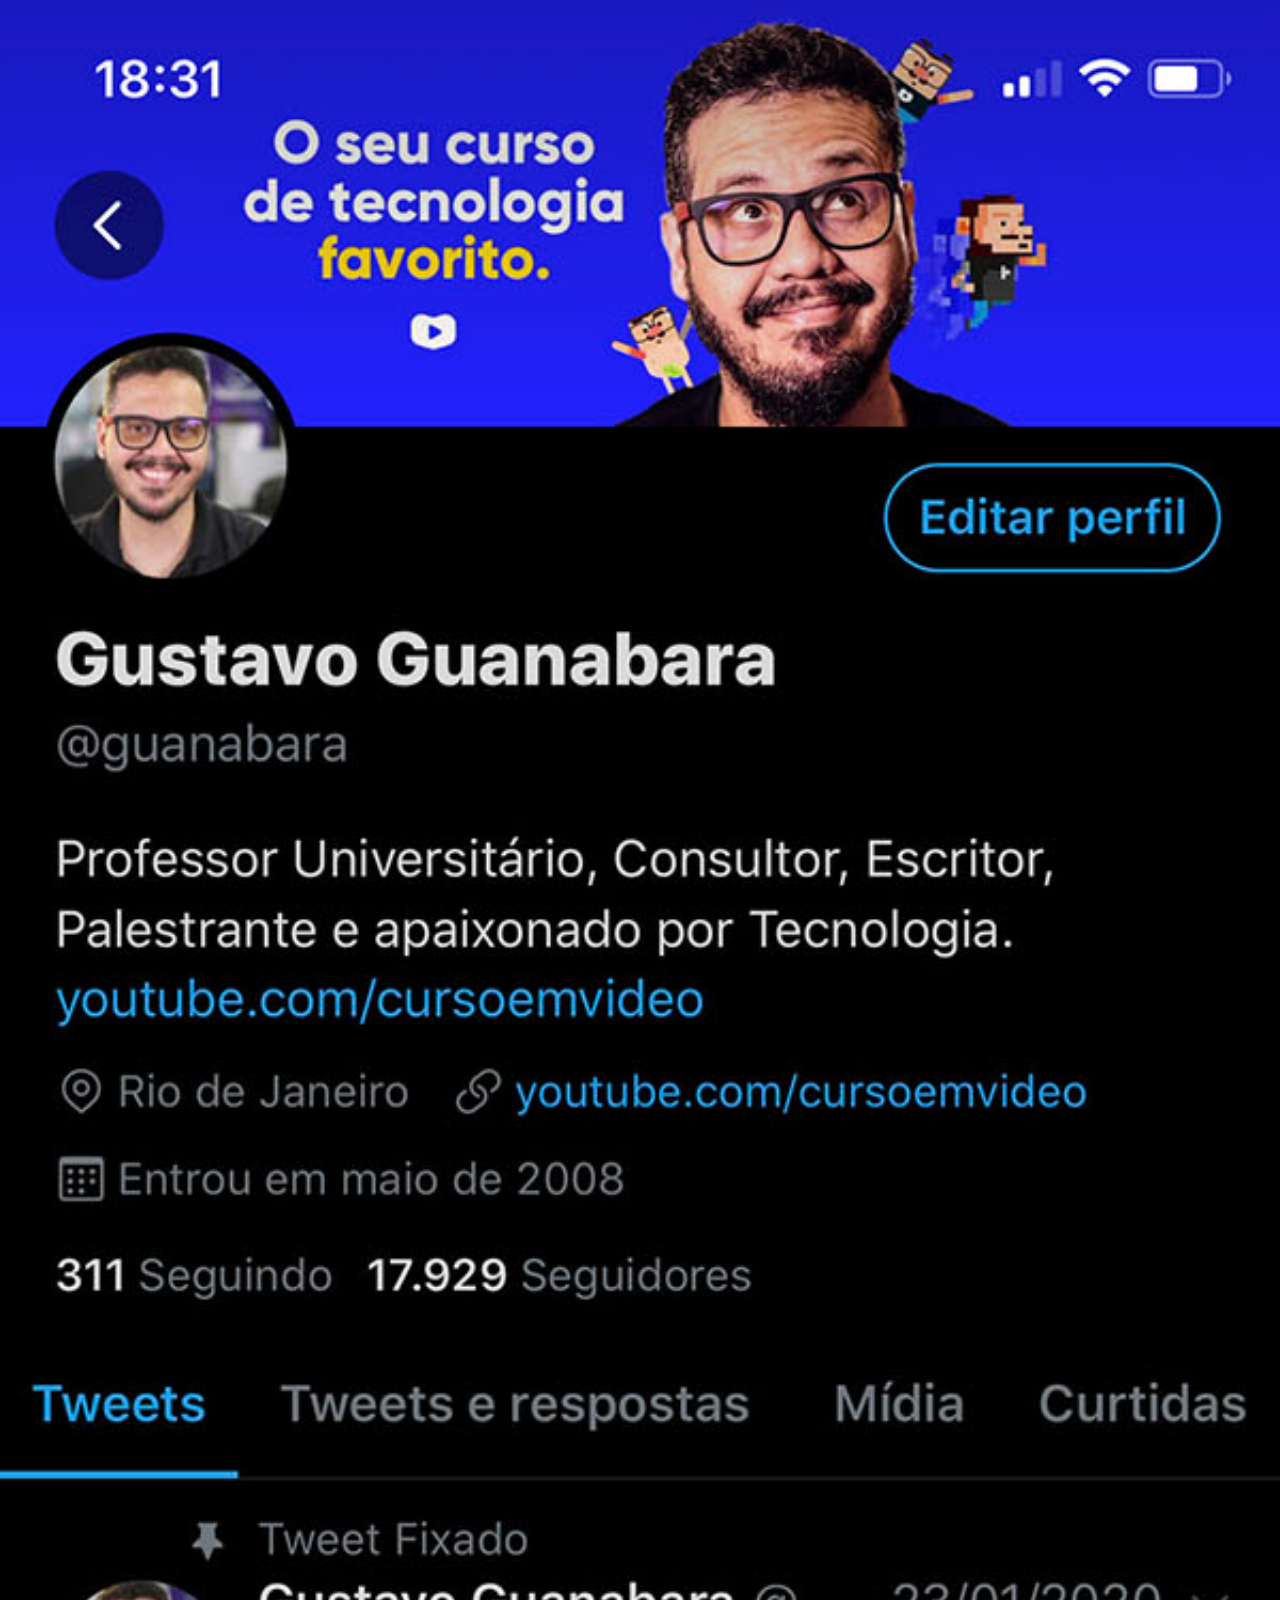
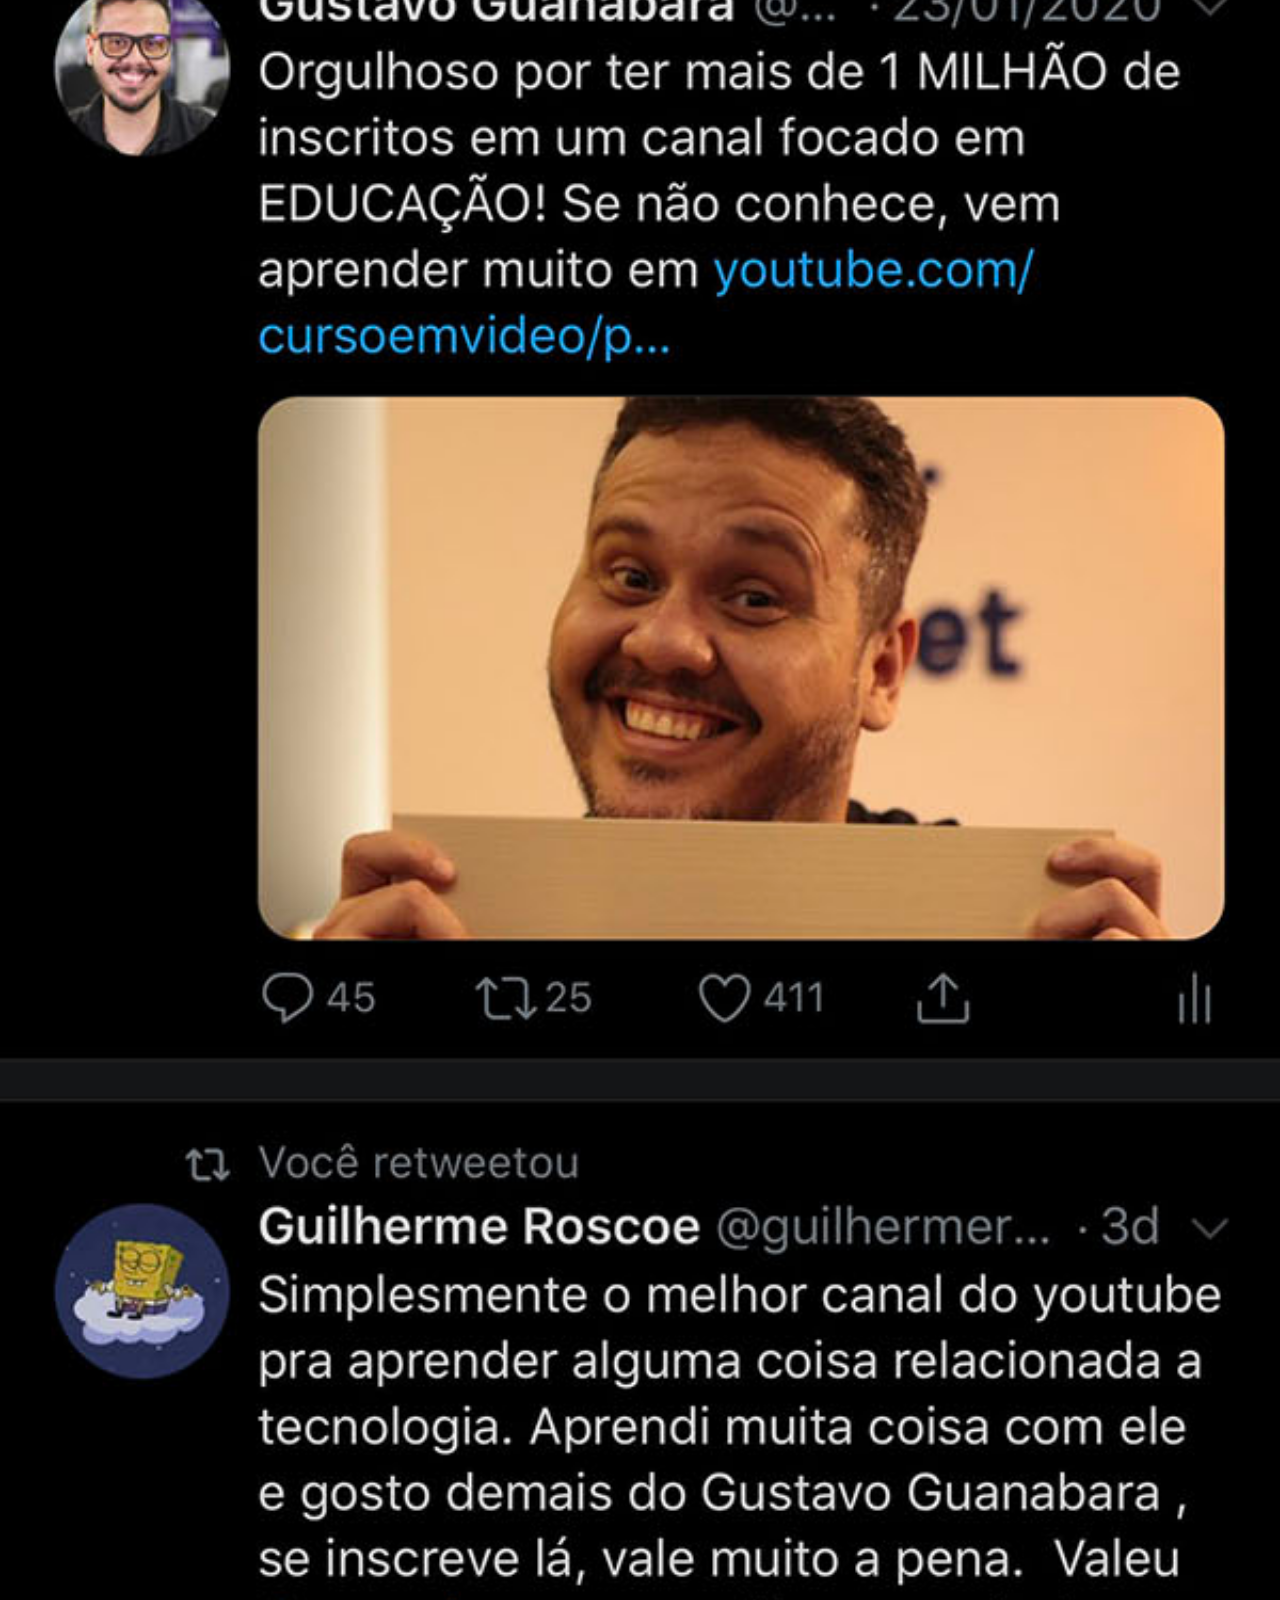
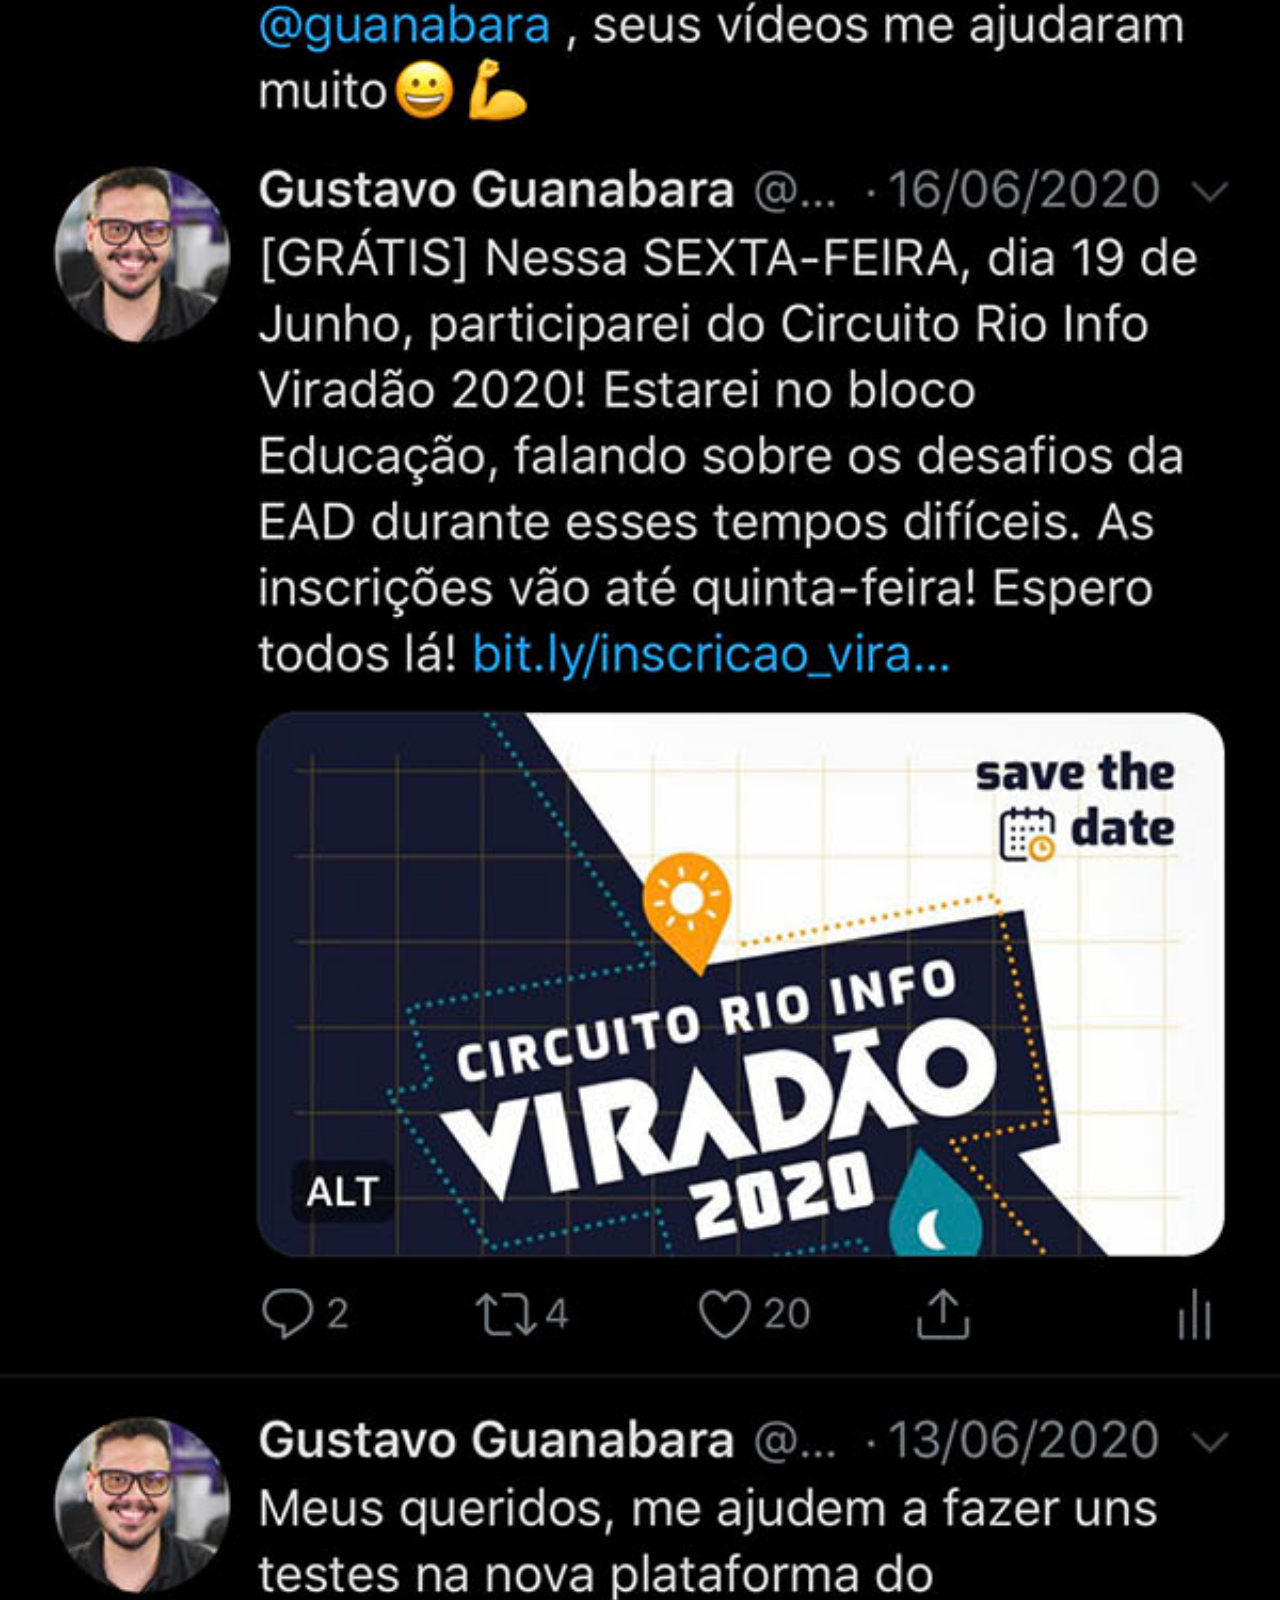
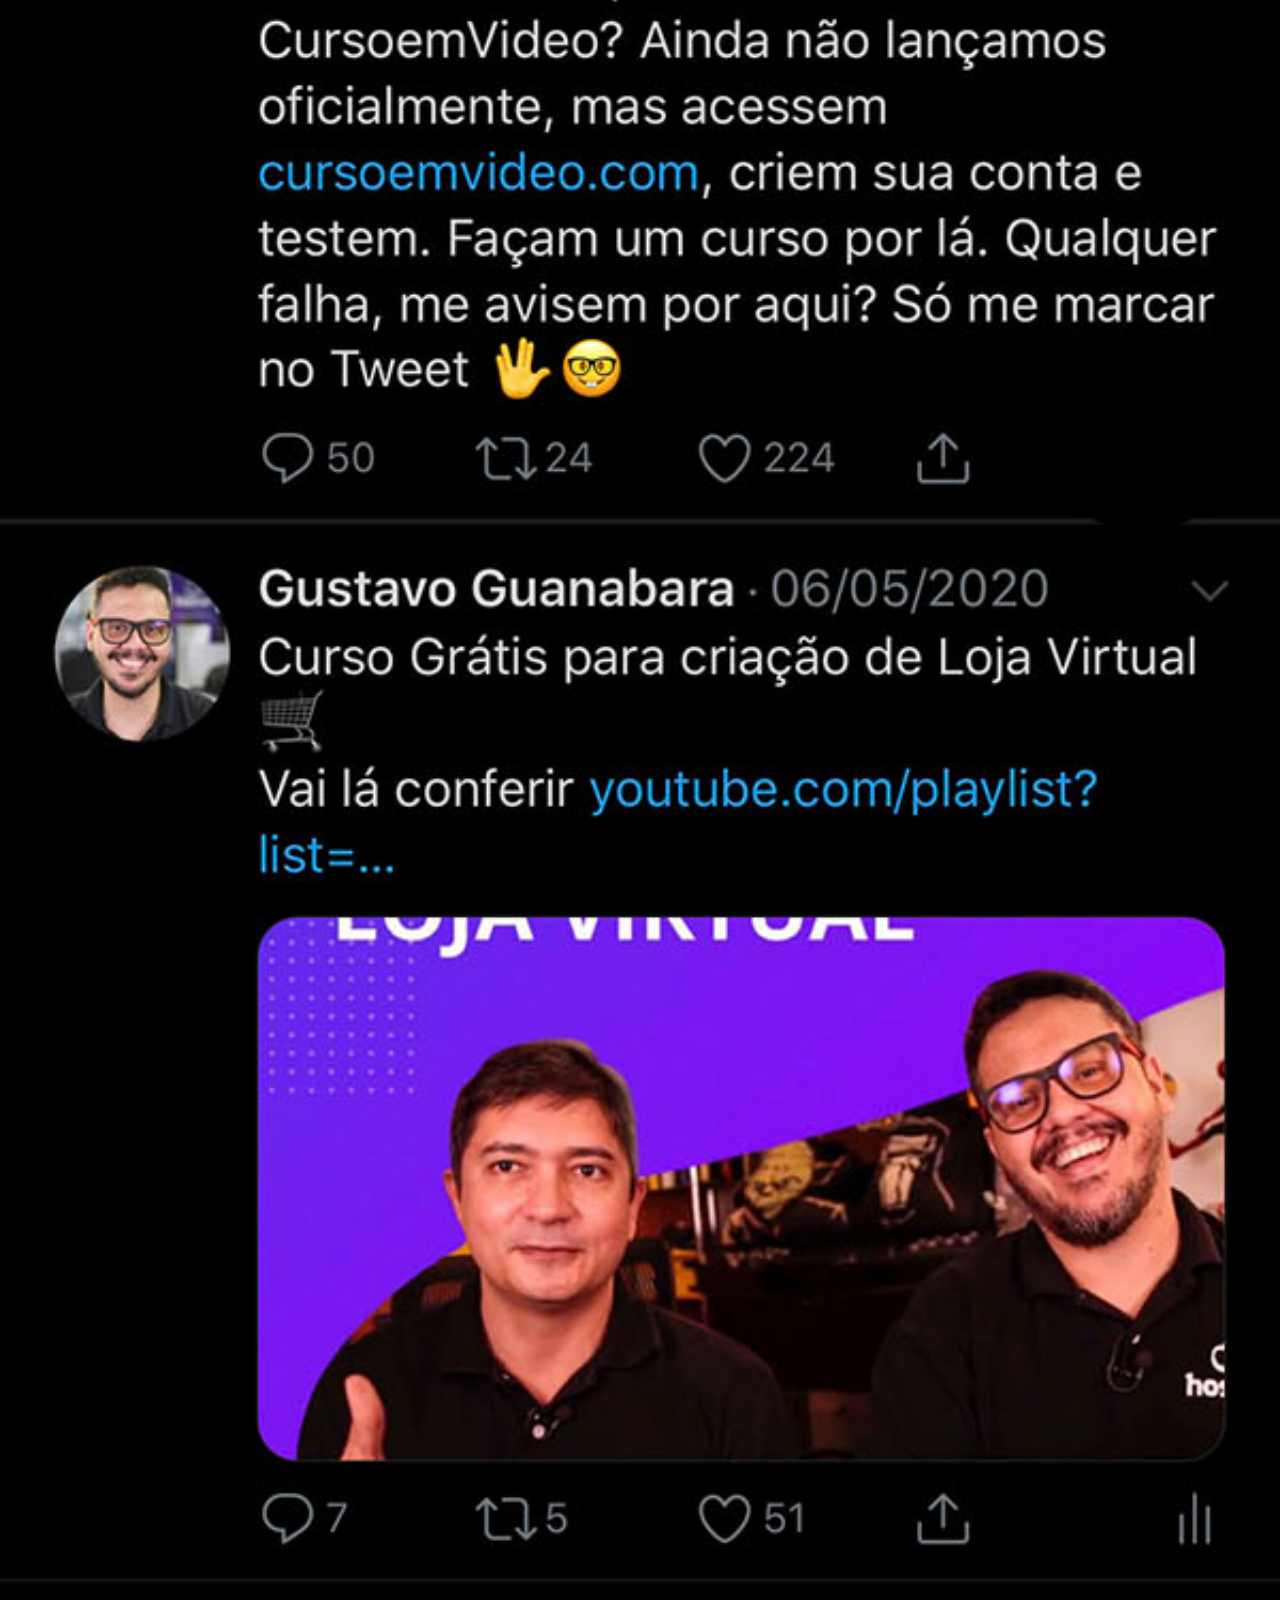
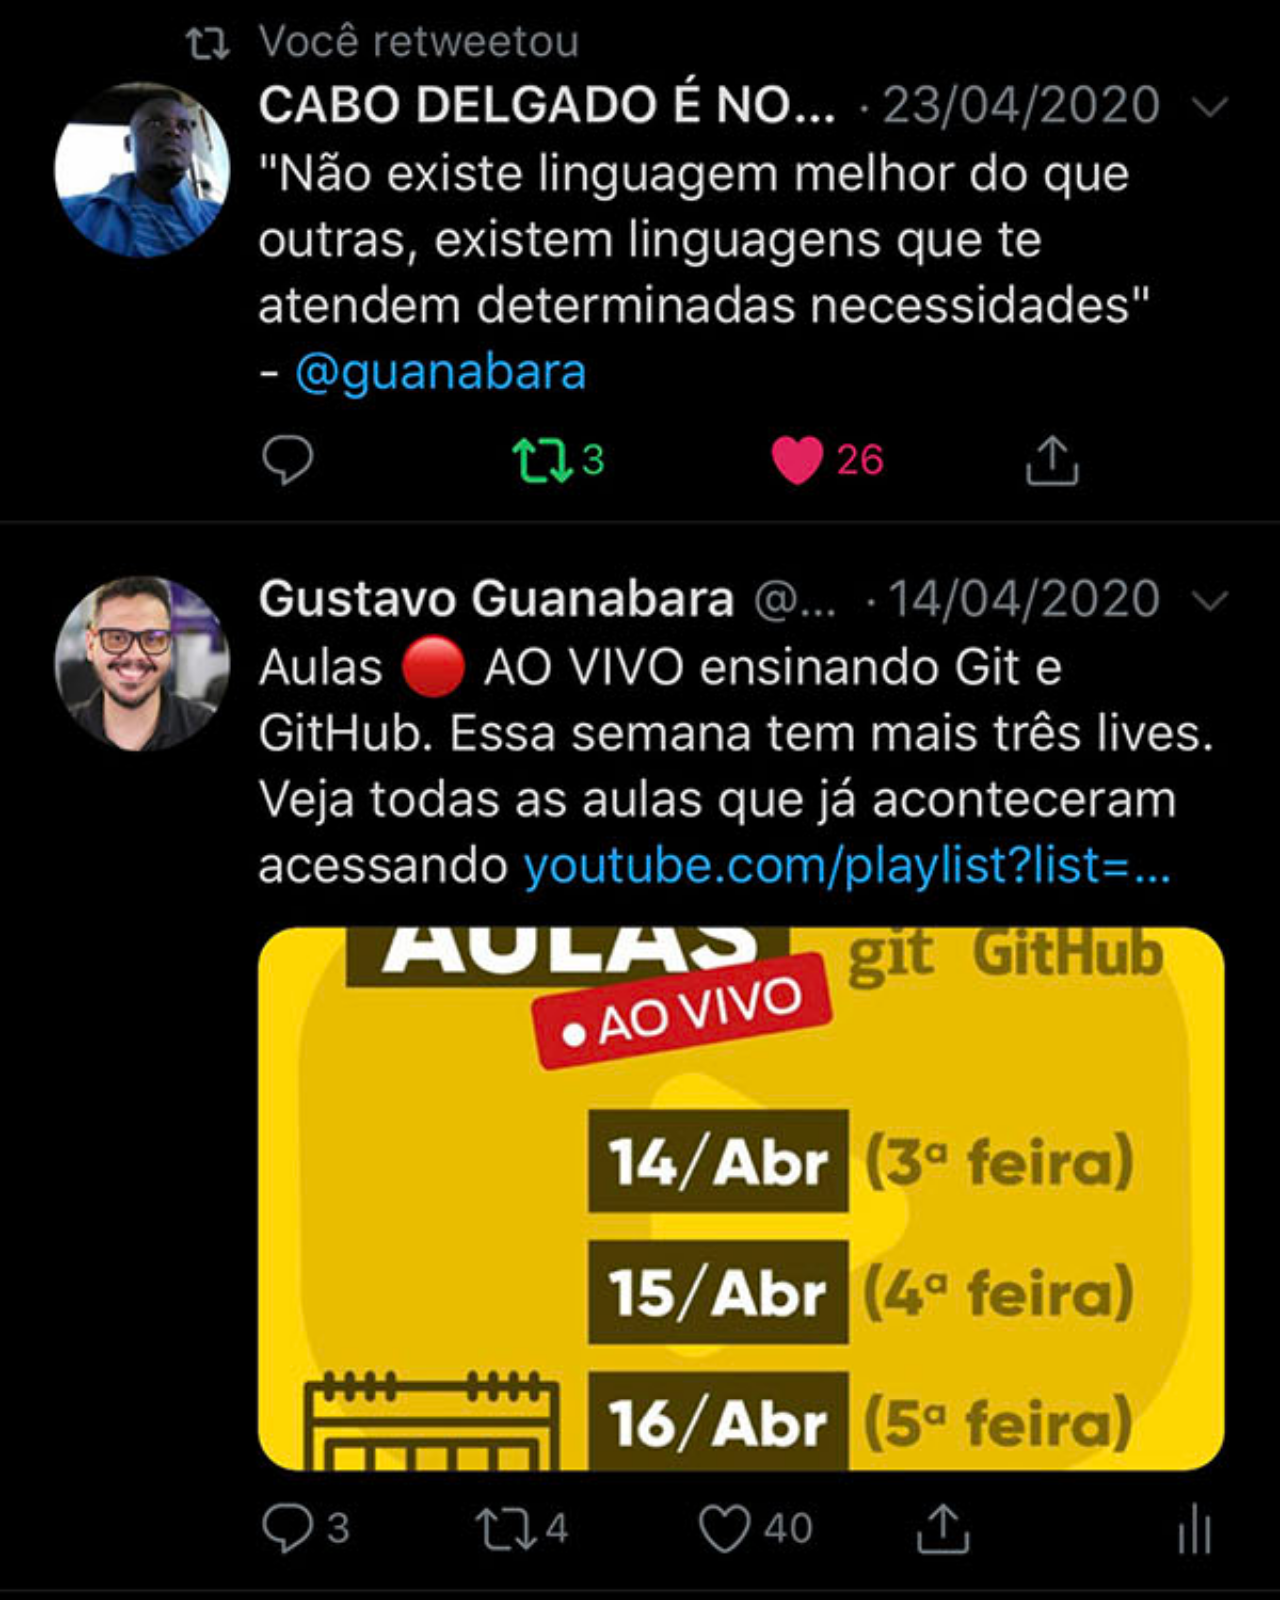
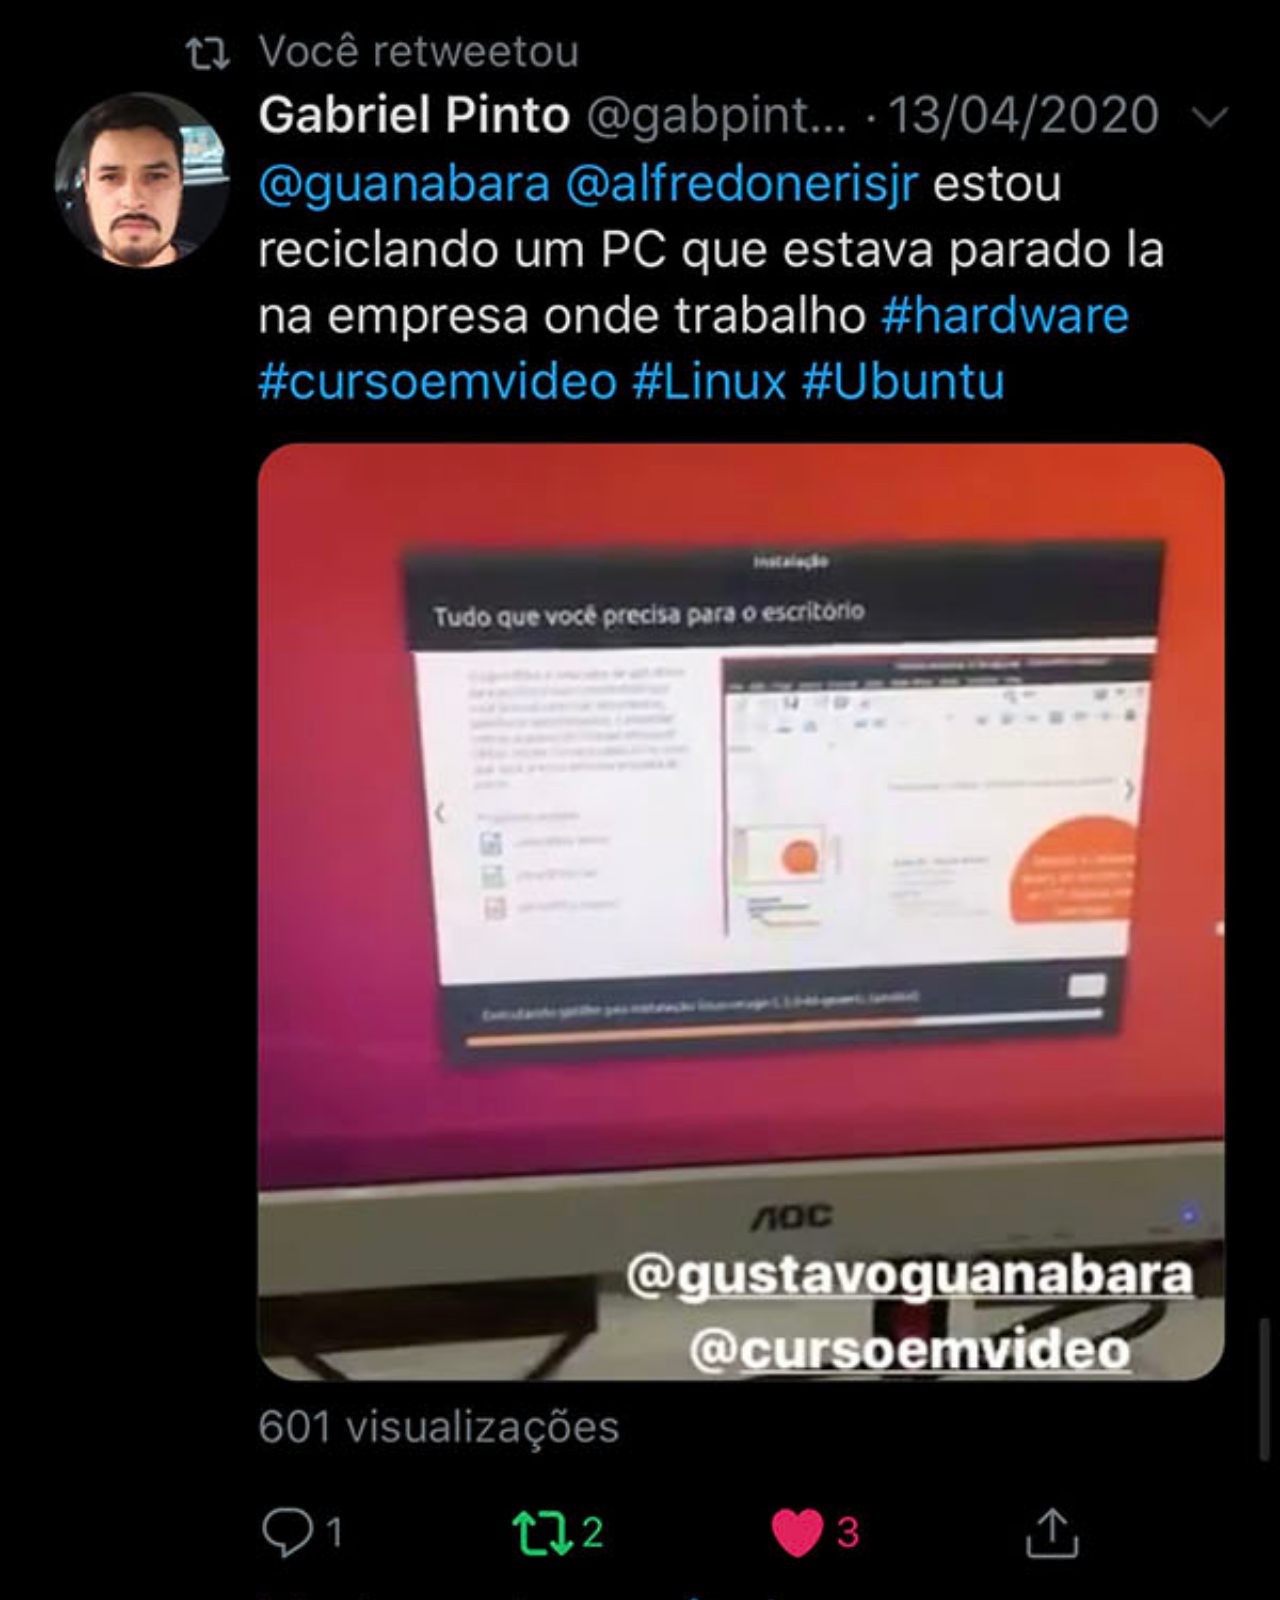
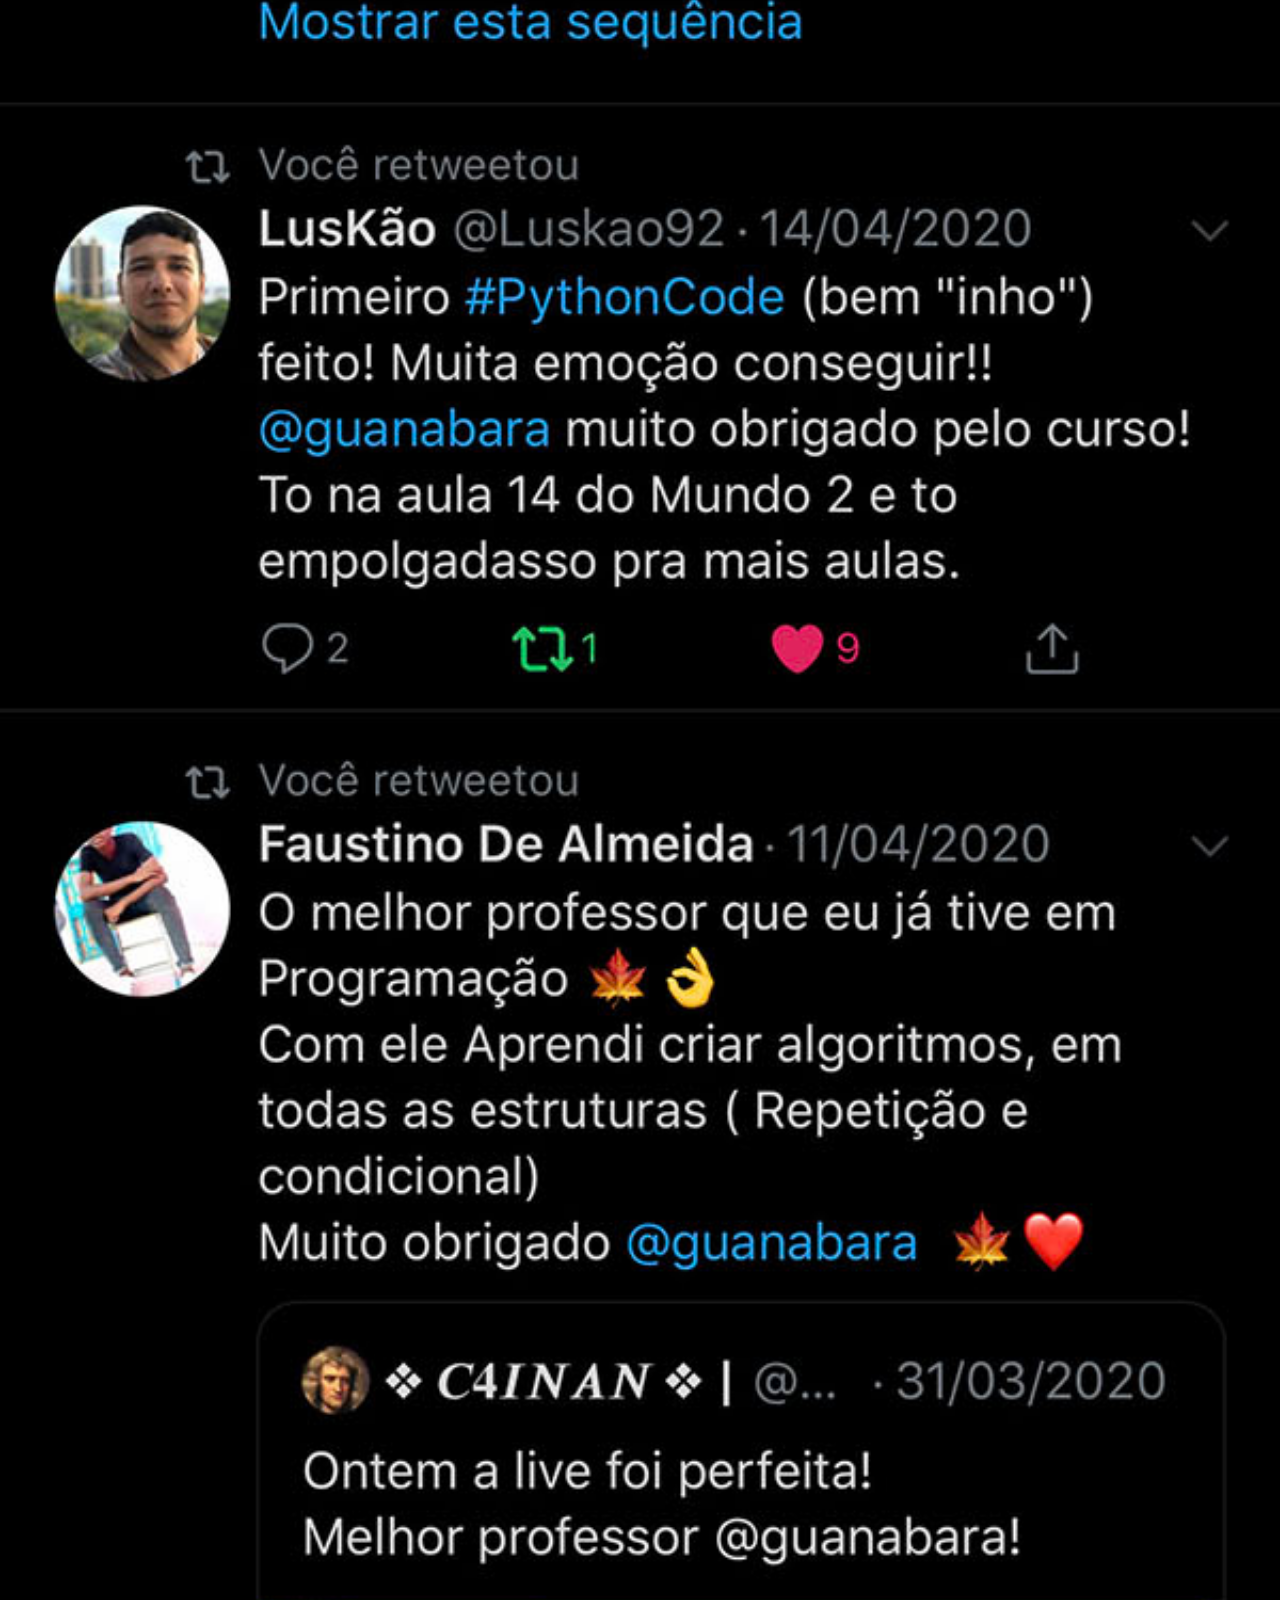
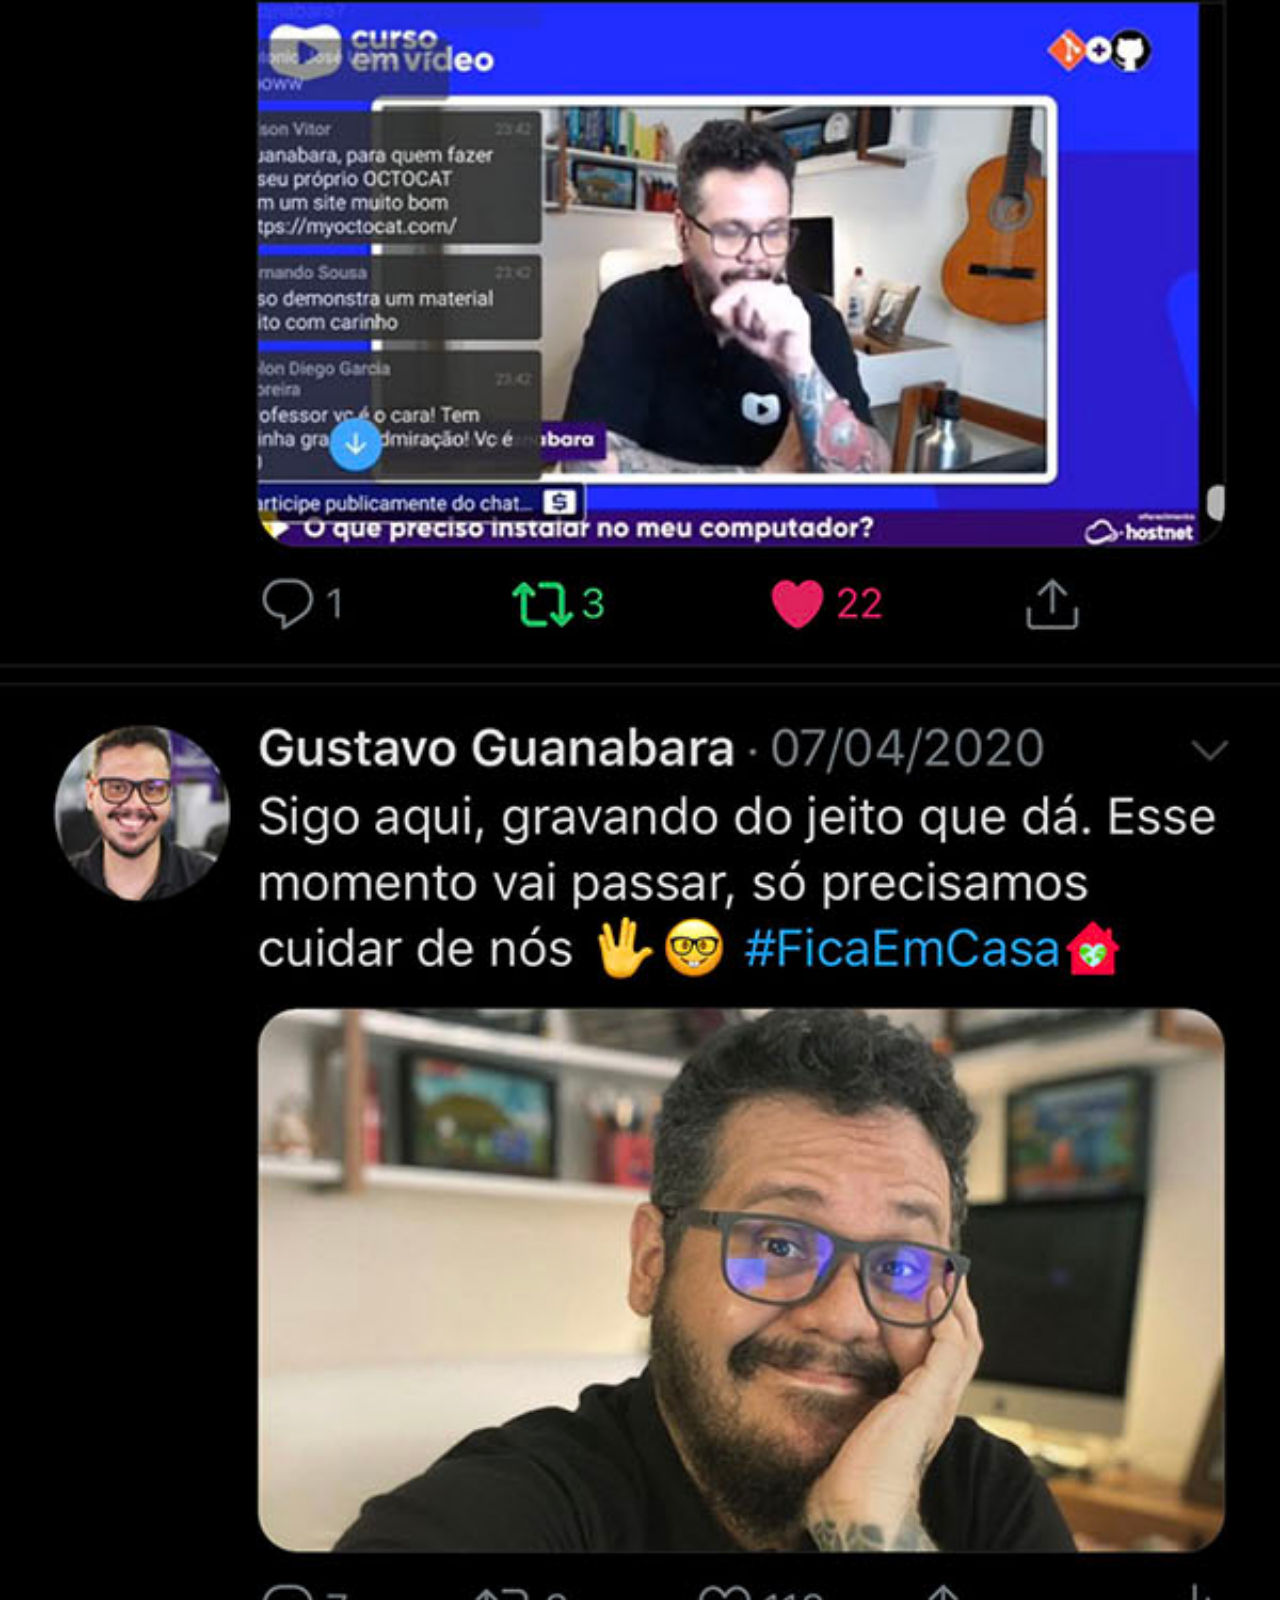
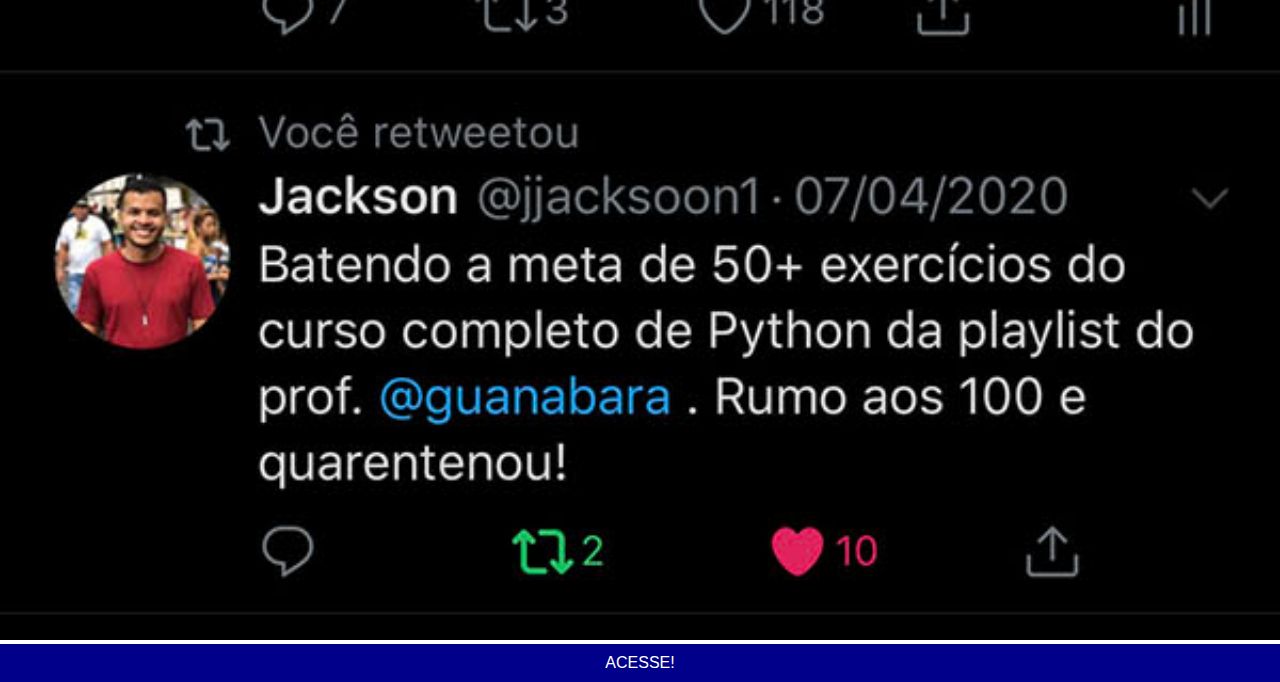
<file: twitter.html>
<!DOCTYPE html>
<html lang="pt-br">
<head>
    <meta charset="UTF-8">
    <meta name="viewport" content="width=device-width, initial-scale=1.0">
    <title>Twitter</title>
    <link rel="stylesheet" href="estilos/social.css">
</head>
<body>
    <img src="imagens/tela-twitter.jpg" alt="Tela Twitter">
    <a href="https://x.com/?lang=pt">ACESSE!</a>
</body>
</html>
</file>
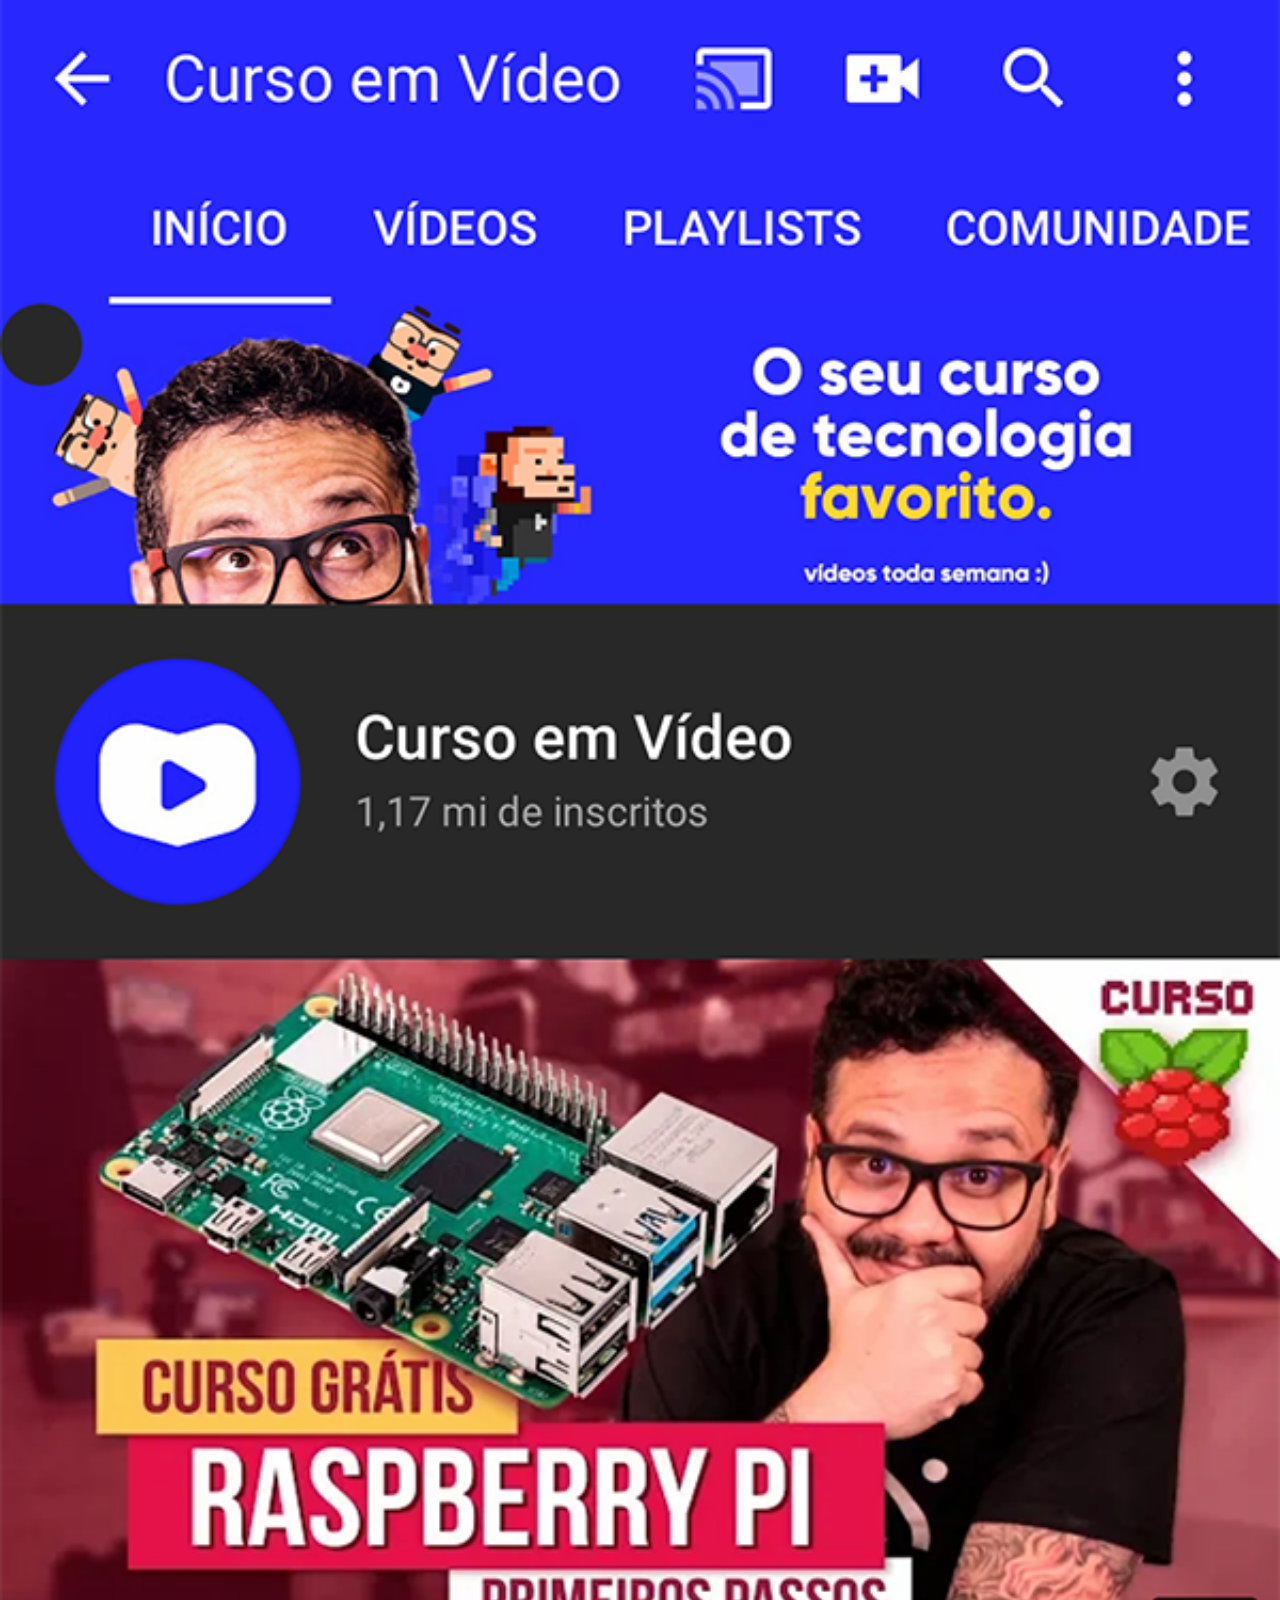
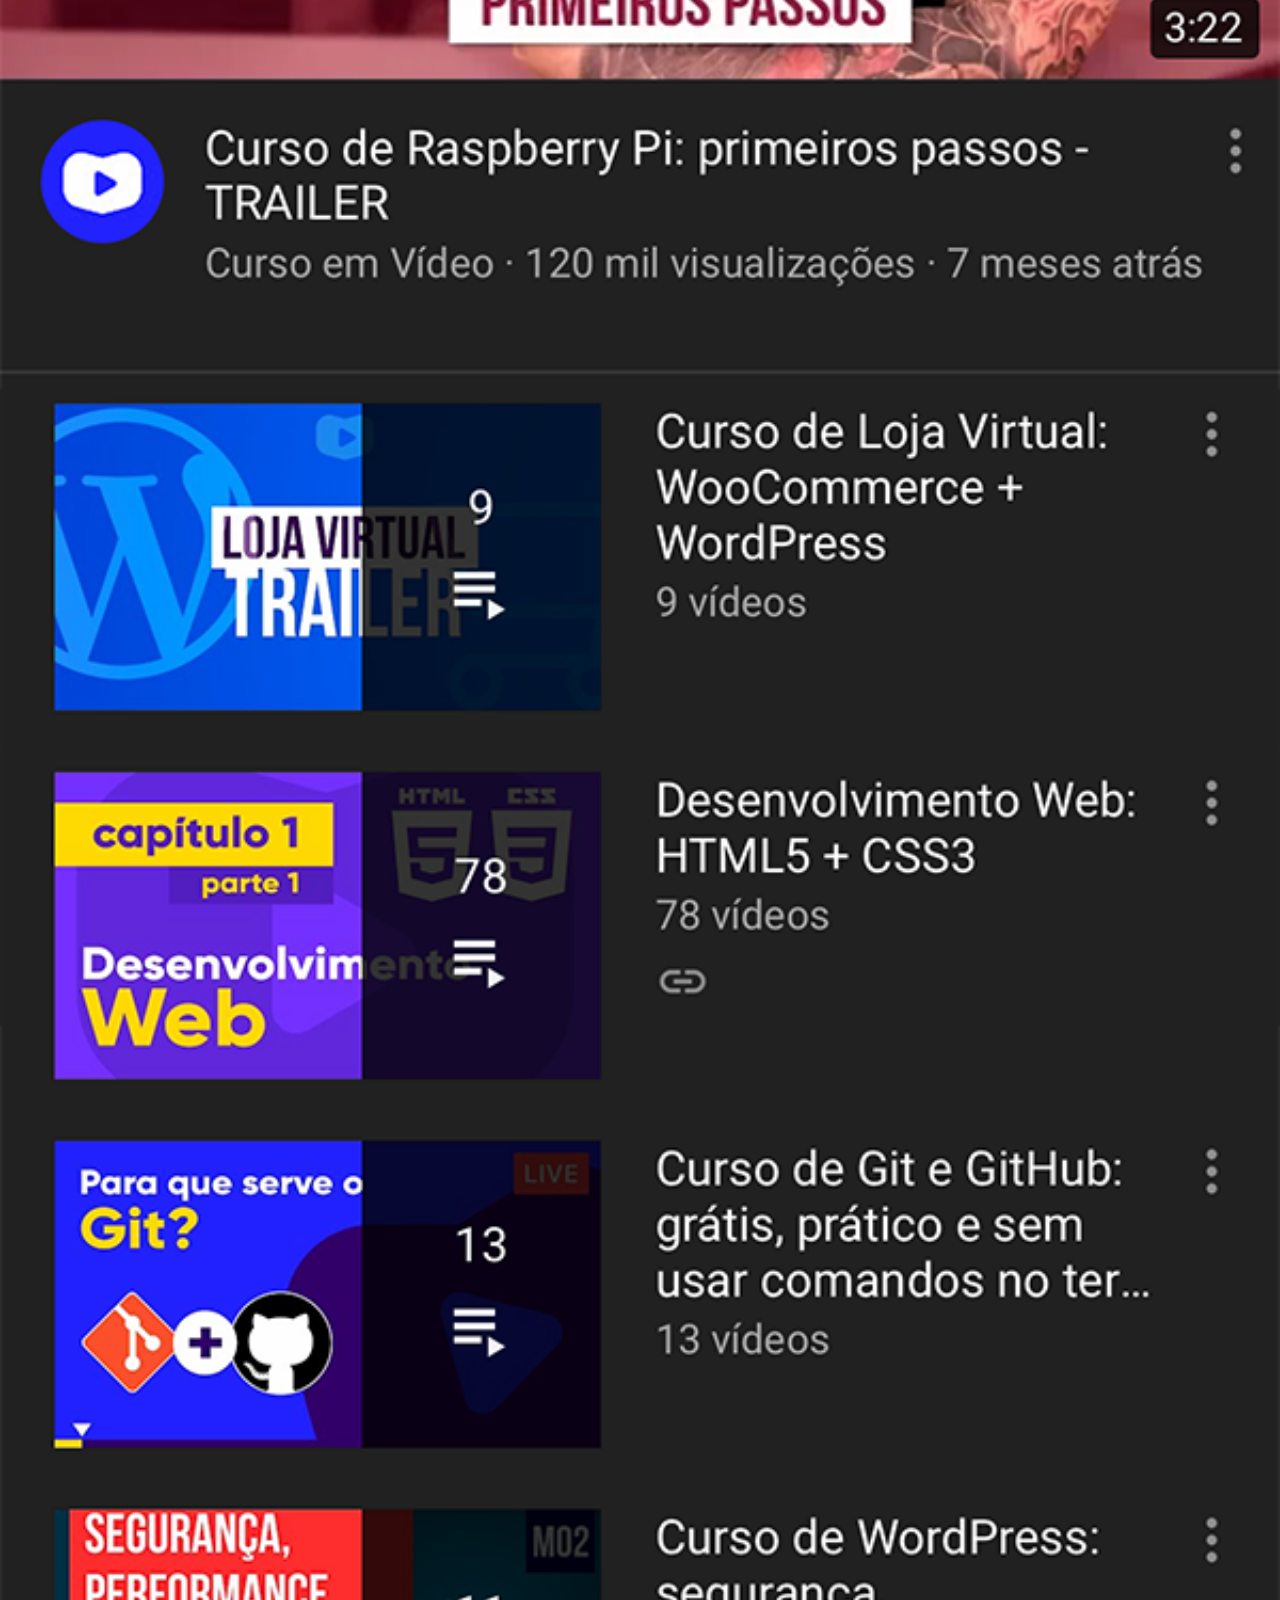
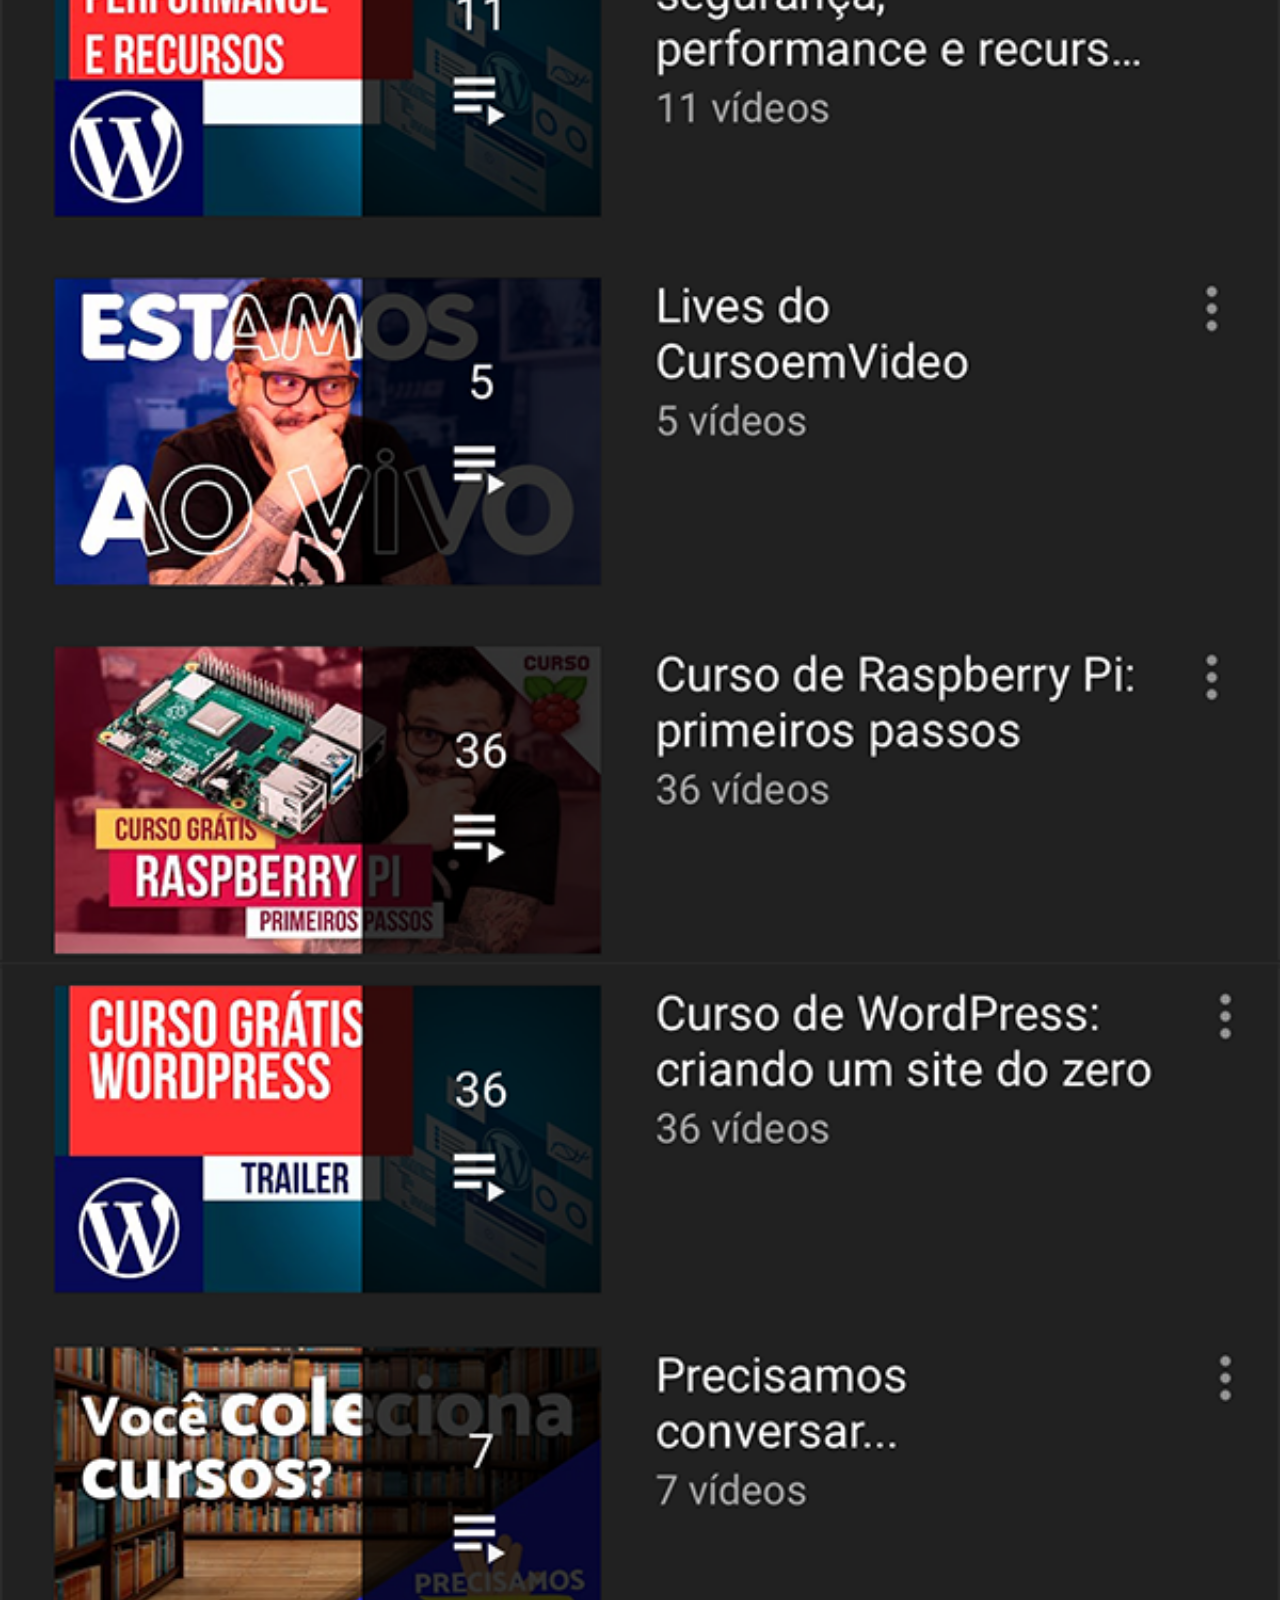
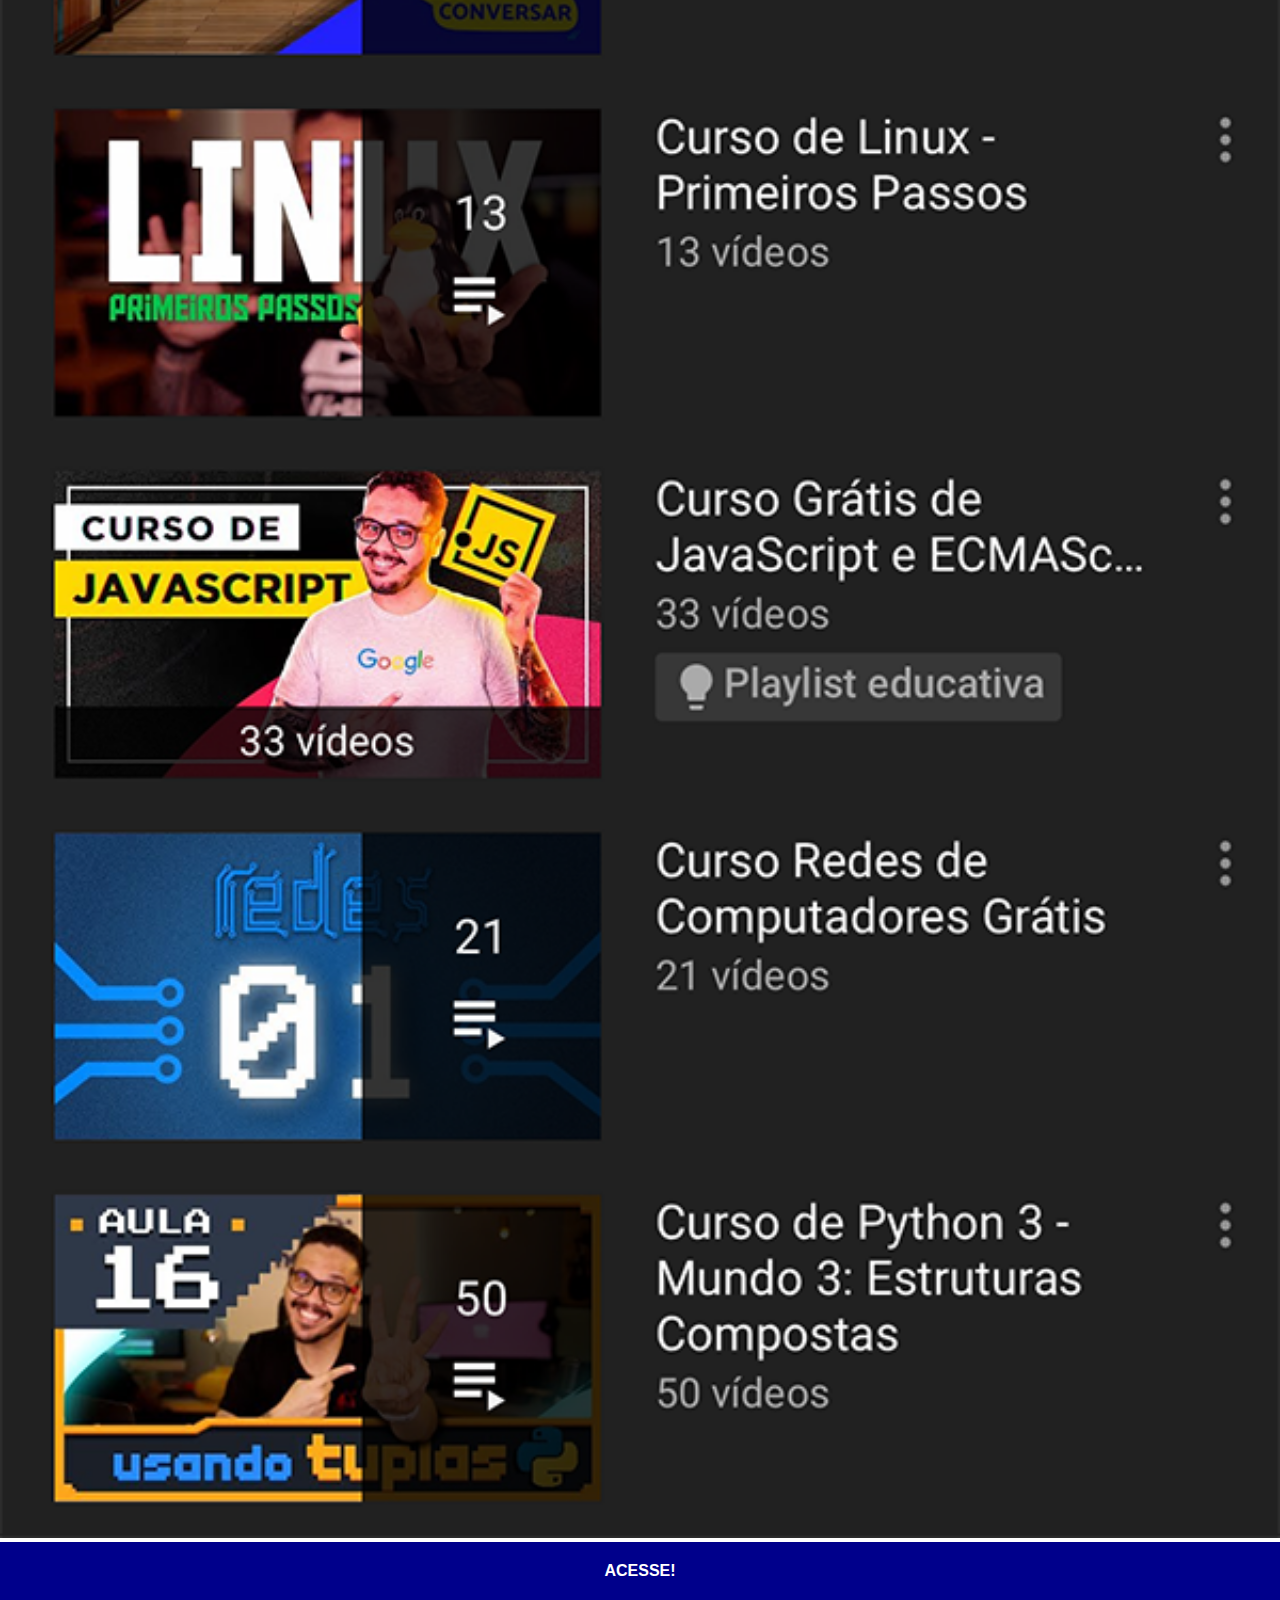
<file: youtube.html>
<!DOCTYPE html>
<html lang="pt-br">
<head>
    <meta charset="UTF-8">
    <meta name="viewport" content="width=device-width, initial-scale=1.0">
    <title>Document</title>
    <style>
        *{
            margin: 0px;
            padding: 0px;
            font-family: Arial, Helvetica, sans-serif;

        }
        ::-webkit-scrollbar{
            width: 0px;
            height: 0px;
        }
        img{
            width: 100vw;
        }
        a{
            color:white;
            display: block;
            background-color: darkblue;
            padding: 20px;
            text-align: center;
            font-weight: bolder;
            text-decoration: none;
        }
    </style>
</head>
<body>
    <img src="imagens/tela-youtube.png" alt="youtube">
    <a href="https://www.youtube.com/" target="_blank">ACESSE!</a>
</body>
</html>
</file>
<file: estilos/style.css>
@charset "UTF-8";

*{
    margin: 0px;
    padding: 0px;
    box-sizing: border-box;
    font-family: Arial, Helvetica, sans-serif;
}

html, body{
    height: 100vh;
    width: 100vw;

}
body{
 
   background: url("../imagens/fundo-madeira.jpg") no-repeat top center / cover fixed;
    
    
}
main{
    height: 100vh;
    position: relative;
}
#iphone{
    position: absolute;
    top: 50%;
    left: 50%;
    transform: translate(-50%, -50%);

    width: 311px;
    height: 627px;
    background:  url(../imagens/frame-iphone.png) no-repeat;
    
}
#tela{
    position: relative;
    top: 80px;
    left: 22px;
    width: 269px;
    height: 471px;
}
section#rede-sociais{
    text-align: right;
}
#rede-sociais img{
    width: 50px;
    margin: 10px;
    border-radius: 50%;
    box-shadow: 2px 2px 5px rgba(255, 255, 255, 0.527);
    box-sizing: border-box;
    
}
section#rede-sociais img:hover{
    border: 2px solid rgba(255, 255, 255, 0.836);
    transform: translate(-3px ,-3px);
    box-shadow: 5px 5px 10px rgba(0, 0, 0, 0.582);
    transition: transform 0.3s, border 2s;
}
</file>
<file: estilos/social.css>
@charset "UTF-8";
 
*{
            margin: 0px;
            padding: 0px;
            font-family: Arial, Helvetica, sans-serif;
        }
        img{
            width: 100vw;
        }
        a{
            text-decoration: none;
            text-align: center;
            display: block;
            padding: 10px;
            color: white;
            background-color: darkblue;
        }
          ::-webkit-scrollbar{
            width: 0px;
            height: 0px;
        }
</file>
